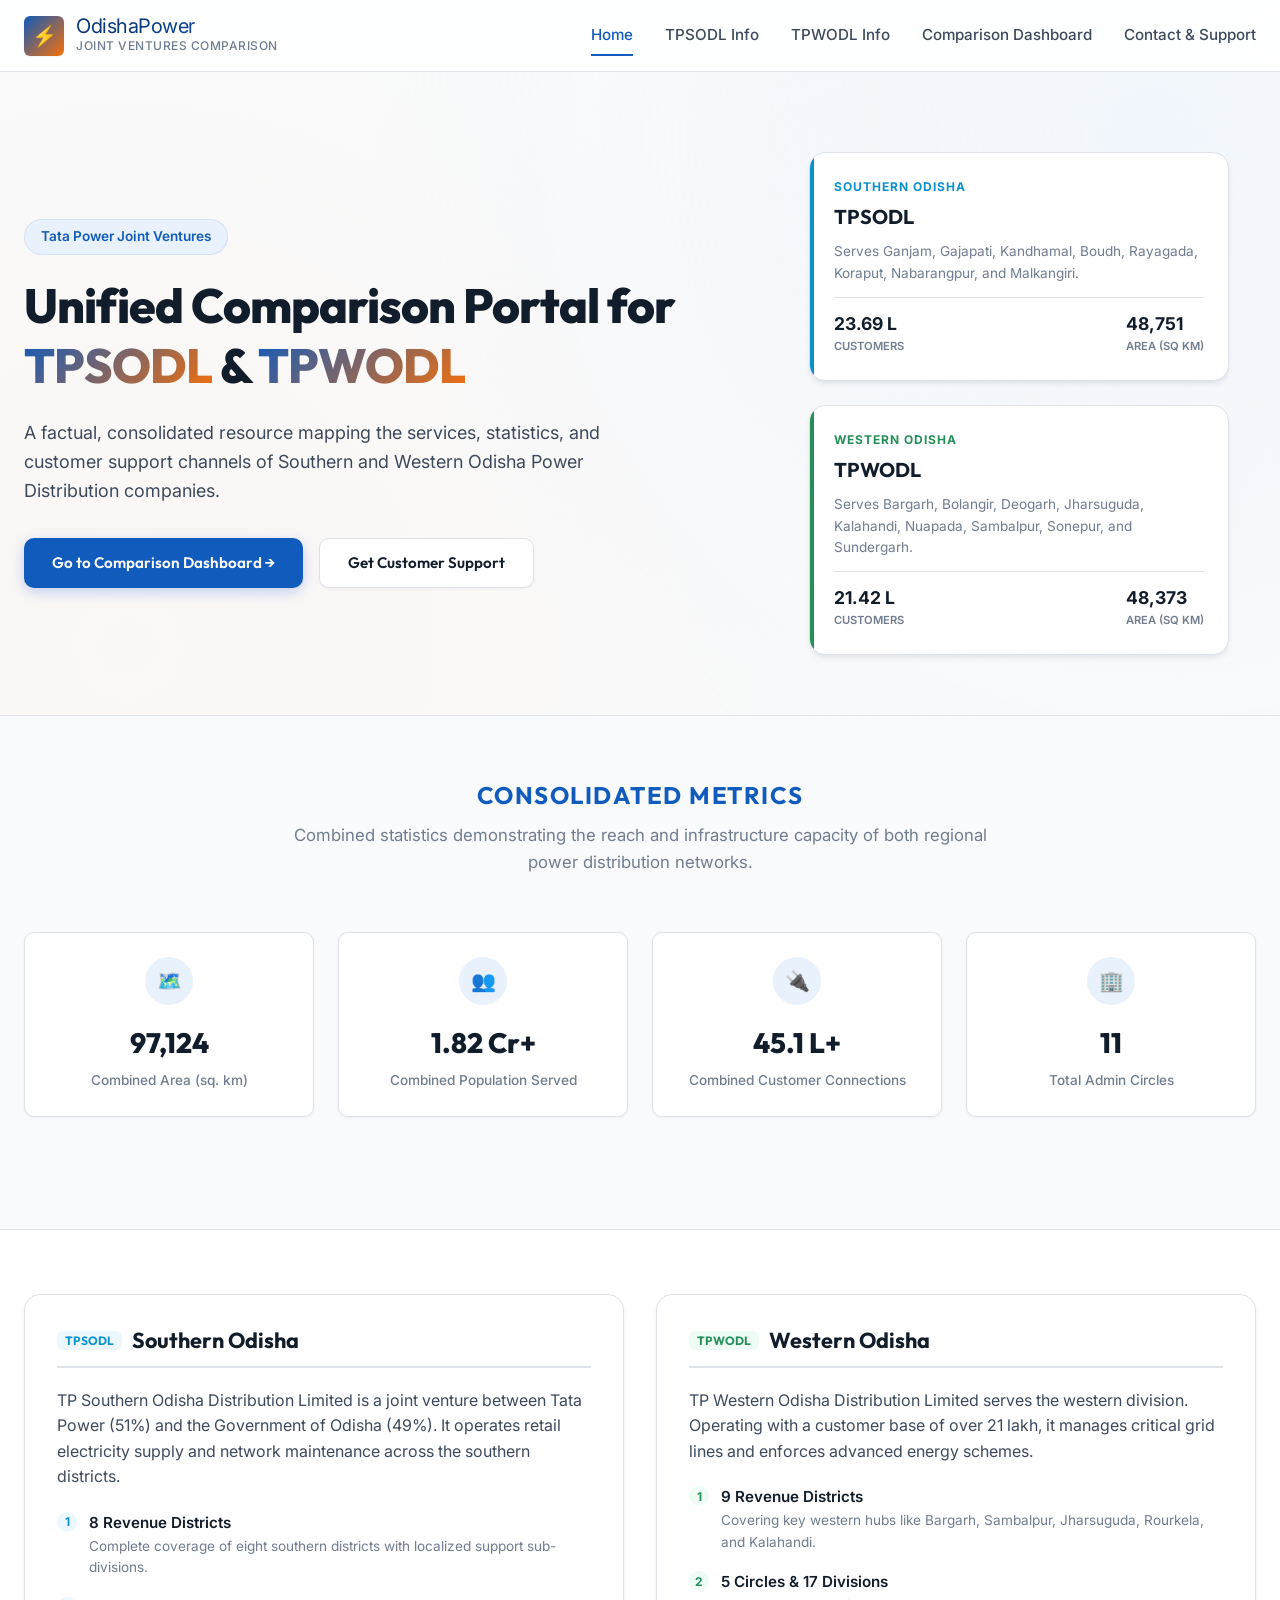
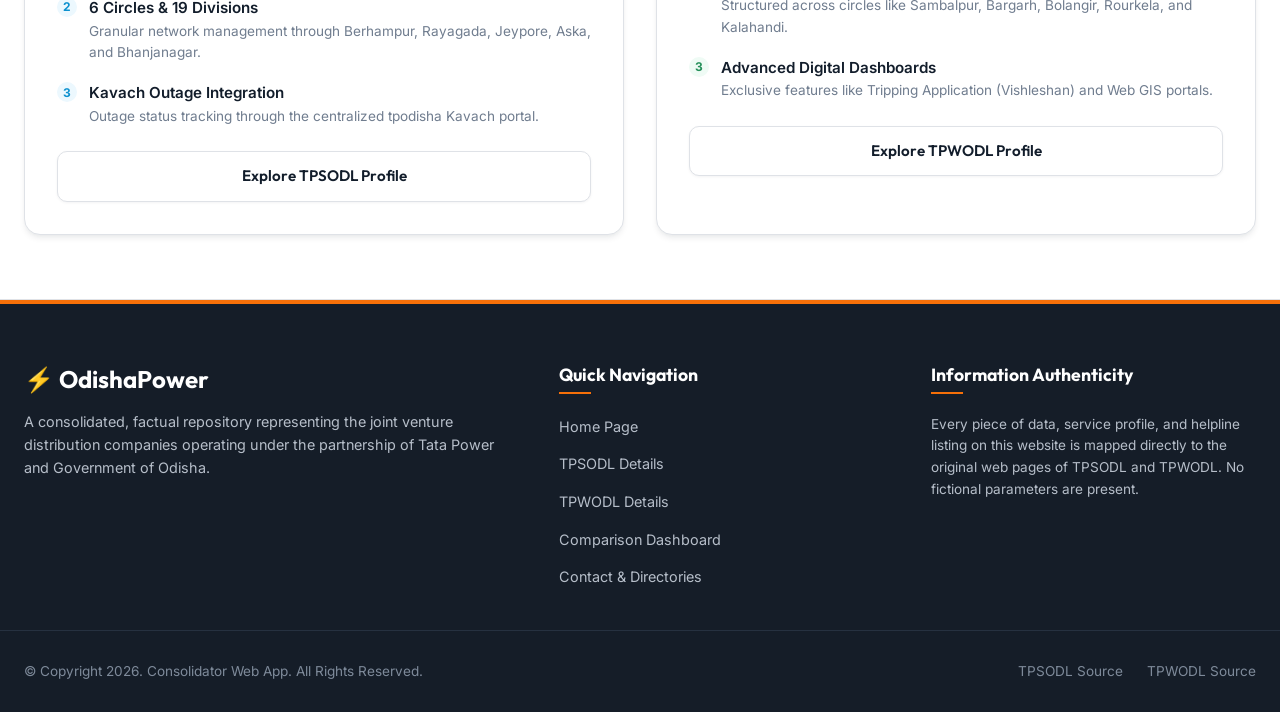
<file: index.html>
<!DOCTYPE html>
<html lang="en">
<head>
    <meta charset="UTF-8">
    <meta name="viewport" content="width=device-width, initial-scale=1.0">
    <meta name="description" content="A factual consolidation and comparison portal for TPSODL (Southern Odisha) and TPWODL (Western Odisha) Power Distribution joint ventures.">
    <title>Odisha Power Distribution JVs - Consolidation & Comparison</title>
    <link rel="stylesheet" href="css/style.css">
    <!-- Inline favicon SVG -->
    <link rel="icon" type="image/svg+xml" href="data:image/svg+xml,<svg xmlns=%22http://www.w3.org/2000/svg%22 viewBox=%220 0 100 100%22><rect width=%22100%22 height=%22100%22 rx=%2220%22 fill=%22%231a56df%22/><text y=%2270%22 x=%2215%22 font-family=%22sans-serif%22 font-size=%2260%22 fill=%22white%22 font-weight=%22bold%22>OP</text></svg>">
</head>
<body>

    <!-- Header Navigation -->
    <header class="header">
        <div class="container header-container">
            <a href="index.html" class="logo-wrapper">
                <div class="logo-icon">⚡</div>
                <div class="logo-text">
                    <span class="logo-title">OdishaPower</span>
                    <span class="logo-subtitle">Joint Ventures Comparison</span>
                </div>
            </a>
            
            <button class="nav-toggle" id="navToggle" aria-label="Toggle Navigation">
                <span class="nav-toggle-icon"></span>
            </button>
            
            <nav class="nav-menu" id="navMenu">
                <a href="index.html" class="nav-link active">Home</a>
                <a href="tpsodl.html" class="nav-link">TPSODL Info</a>
                <a href="tpwodl.html" class="nav-link">TPWODL Info</a>
                <a href="comparison.html" class="nav-link">Comparison Dashboard</a>
                <a href="contact.html" class="nav-link">Contact & Support</a>
            </nav>
        </div>
    </header>

    <!-- Hero Section -->
    <section class="hero">
        <div class="container hero-grid">
            <div class="hero-content">
                <span class="hero-tag">Tata Power Joint Ventures</span>
                <h1 class="hero-title">Unified Comparison Portal for <span>TPSODL</span> & <span>TPWODL</span></h1>
                <p class="hero-desc">
                    A factual, consolidated resource mapping the services, statistics, and customer support channels of Southern and Western Odisha Power Distribution companies.
                </p>
                <div class="hero-buttons">
                    <a href="comparison.html" class="btn btn-primary">Go to Comparison Dashboard →</a>
                    <a href="contact.html" class="btn btn-secondary">Get Customer Support</a>
                </div>
            </div>
            <div class="hero-visual">
                <div class="hero-badge-container">
                    <!-- TPSODL Quick Stat Card -->
                    <div class="company-quick-card sodl">
                        <div class="quick-card-tag">Southern Odisha</div>
                        <h3 class="quick-card-title">TPSODL</h3>
                        <p class="service-desc" style="margin-bottom: 12px;">Serves Ganjam, Gajapati, Kandhamal, Boudh, Rayagada, Koraput, Nabarangpur, and Malkangiri.</p>
                        <div class="quick-card-metrics">
                            <div class="quick-metric">
                                <span class="quick-metric-val">23.69 L</span>
                                <span class="quick-metric-lbl">Customers</span>
                            </div>
                            <div class="quick-metric">
                                <span class="quick-metric-val">48,751</span>
                                <span class="quick-metric-lbl">Area (sq km)</span>
                            </div>
                        </div>
                    </div>
                    
                    <!-- TPWODL Quick Stat Card -->
                    <div class="company-quick-card wodl">
                        <div class="quick-card-tag">Western Odisha</div>
                        <h3 class="quick-card-title">TPWODL</h3>
                        <p class="service-desc" style="margin-bottom: 12px;">Serves Bargarh, Bolangir, Deogarh, Jharsuguda, Kalahandi, Nuapada, Sambalpur, Sonepur, and Sundergarh.</p>
                        <div class="quick-card-metrics">
                            <div class="quick-metric">
                                <span class="quick-metric-val">21.42 L</span>
                                <span class="quick-metric-lbl">Customers</span>
                            </div>
                            <div class="quick-metric">
                                <span class="quick-metric-val">48,373</span>
                                <span class="quick-metric-lbl">Area (sq km)</span>
                            </div>
                        </div>
                    </div>
                </div>
            </div>
        </div>
    </section>

    <section class="section">
        <div class="container">
            <div class="section-header">
                <h1 class="section-subtitle">Consolidated Metrics</h1>
                <p class="section-desc">Combined statistics demonstrating the reach and infrastructure capacity of both regional power distribution networks.</p>
            </div>
            
            <div class="stats-grid">
                <div class="stat-card">
                    <div class="stat-icon">🗺️</div>
                    <div class="stat-val">97,124</div>
                    <div class="stat-lbl">Combined Area (sq. km)</div>
                </div>
                <div class="stat-card">
                    <div class="stat-icon">👥</div>
                    <div class="stat-val">1.82 Cr+</div>
                    <div class="stat-lbl">Combined Population Served</div>
                </div>
                <div class="stat-card">
                    <div class="stat-icon">🔌</div>
                    <div class="stat-val">45.1 L+</div>
                    <div class="stat-lbl">Combined Customer Connections</div>
                </div>
                <div class="stat-card">
                    <div class="stat-icon">🏢</div>
                    <div class="stat-val">11</div>
                    <div class="stat-lbl">Total Admin Circles</div>
                </div>
            </div>
        </div>
    </section>

    <!-- Company Profiles Preview Section -->
    <section class="section section-bg">
        <div class="container">
            <div class="services-section-grid">
                <!-- TPSODL Overview -->
                <div class="services-panel sodl-theme">
                    <h3><span class="badge-sodl">TPSODL</span> Southern Odisha</h3>
                    <p style="margin-bottom: 20px;">
                        TP Southern Odisha Distribution Limited is a joint venture between Tata Power (51%) and the Government of Odisha (49%). It operates retail electricity supply and network maintenance across the southern districts.
                    </p>
                    <div class="services-list" style="margin-bottom: 24px;">
                        <div class="service-item-row">
                            <span class="service-bullet">1</span>
                            <div>
                                <span class="service-name">8 Revenue Districts</span>
                                <p class="service-desc">Complete coverage of eight southern districts with localized support sub-divisions.</p>
                            </div>
                        </div>
                        <div class="service-item-row">
                            <span class="service-bullet">2</span>
                            <div>
                                <span class="service-name">6 Circles & 19 Divisions</span>
                                <p class="service-desc">Granular network management through Berhampur, Rayagada, Jeypore, Aska, and Bhanjanagar.</p>
                            </div>
                        </div>
                        <div class="service-item-row">
                            <span class="service-bullet">3</span>
                            <div>
                                <span class="service-name">Kavach Outage Integration</span>
                                <p class="service-desc">Outage status tracking through the centralized tpodisha Kavach portal.</p>
                            </div>
                        </div>
                    </div>
                    <a href="tpsodl.html" class="btn btn-secondary" style="width: 100%;">Explore TPSODL Profile</a>
                </div>
                
                <!-- TPWODL Overview -->
                <div class="services-panel wodl-theme">
                    <h3><span class="badge-wodl">TPWODL</span> Western Odisha</h3>
                    <p style="margin-bottom: 20px;">
                        TP Western Odisha Distribution Limited serves the western division. Operating with a customer base of over 21 lakh, it manages critical grid lines and enforces advanced energy schemes.
                    </p>
                    <div class="services-list" style="margin-bottom: 24px;">
                        <div class="service-item-row">
                            <span class="service-bullet">1</span>
                            <div>
                                <span class="service-name">9 Revenue Districts</span>
                                <p class="service-desc">Covering key western hubs like Bargarh, Sambalpur, Jharsuguda, Rourkela, and Kalahandi.</p>
                            </div>
                        </div>
                        <div class="service-item-row">
                            <span class="service-bullet">2</span>
                            <div>
                                <span class="service-name">5 Circles & 17 Divisions</span>
                                <p class="service-desc">Structured across circles like Sambalpur, Bargarh, Bolangir, Rourkela, and Kalahandi.</p>
                            </div>
                        </div>
                        <div class="service-item-row">
                            <span class="service-bullet">3</span>
                            <div>
                                <span class="service-name">Advanced Digital Dashboards</span>
                                <p class="service-desc">Exclusive features like Tripping Application (Vishleshan) and Web GIS portals.</p>
                            </div>
                        </div>
                    </div>
                    <a href="tpwodl.html" class="btn btn-secondary" style="width: 100%;">Explore TPWODL Profile</a>
                </div>
            </div>
        </div>
    </section>

    <!-- Footer -->
    <footer class="footer">
        <div class="container footer-grid">
            <div class="footer-brand">
                <h4>⚡ OdishaPower</h4>
                <p class="footer-desc">
                    A consolidated, factual repository representing the joint venture distribution companies operating under the partnership of Tata Power and Government of Odisha.
                </p>
            </div>
            <div>
                <h5 class="footer-title">Quick Navigation</h5>
                <ul class="footer-links">
                    <li><a href="index.html">Home Page</a></li>
                    <li><a href="tpsodl.html">TPSODL Details</a></li>
                    <li><a href="tpwodl.html">TPWODL Details</a></li>
                    <li><a href="comparison.html">Comparison Dashboard</a></li>
                    <li><a href="contact.html">Contact & Directories</a></li>
                </ul>
            </div>
            <div>
                <h5 class="footer-title">Information Authenticity</h5>
                <p class="footer-desc" style="font-size: 0.85rem;">
                    Every piece of data, service profile, and helpline listing on this website is mapped directly to the original web pages of TPSODL and TPWODL. No fictional parameters are present.
                </p>
            </div>
        </div>
        <div class="container footer-bottom">
            <span class="footer-copy">© Copyright 2026. Consolidator Web App. All Rights Reserved.</span>
            <div class="footer-bottom-links">
                <a href="https://www.tpsouthernodisha.com" target="_blank" rel="noopener">TPSODL Source</a>
                <a href="https://www.tpwesternodisha.com" target="_blank" rel="noopener">TPWODL Source</a>
            </div>
        </div>
    </footer>

    <script src="js/main.js"></script>
</body>
</html>
</file>
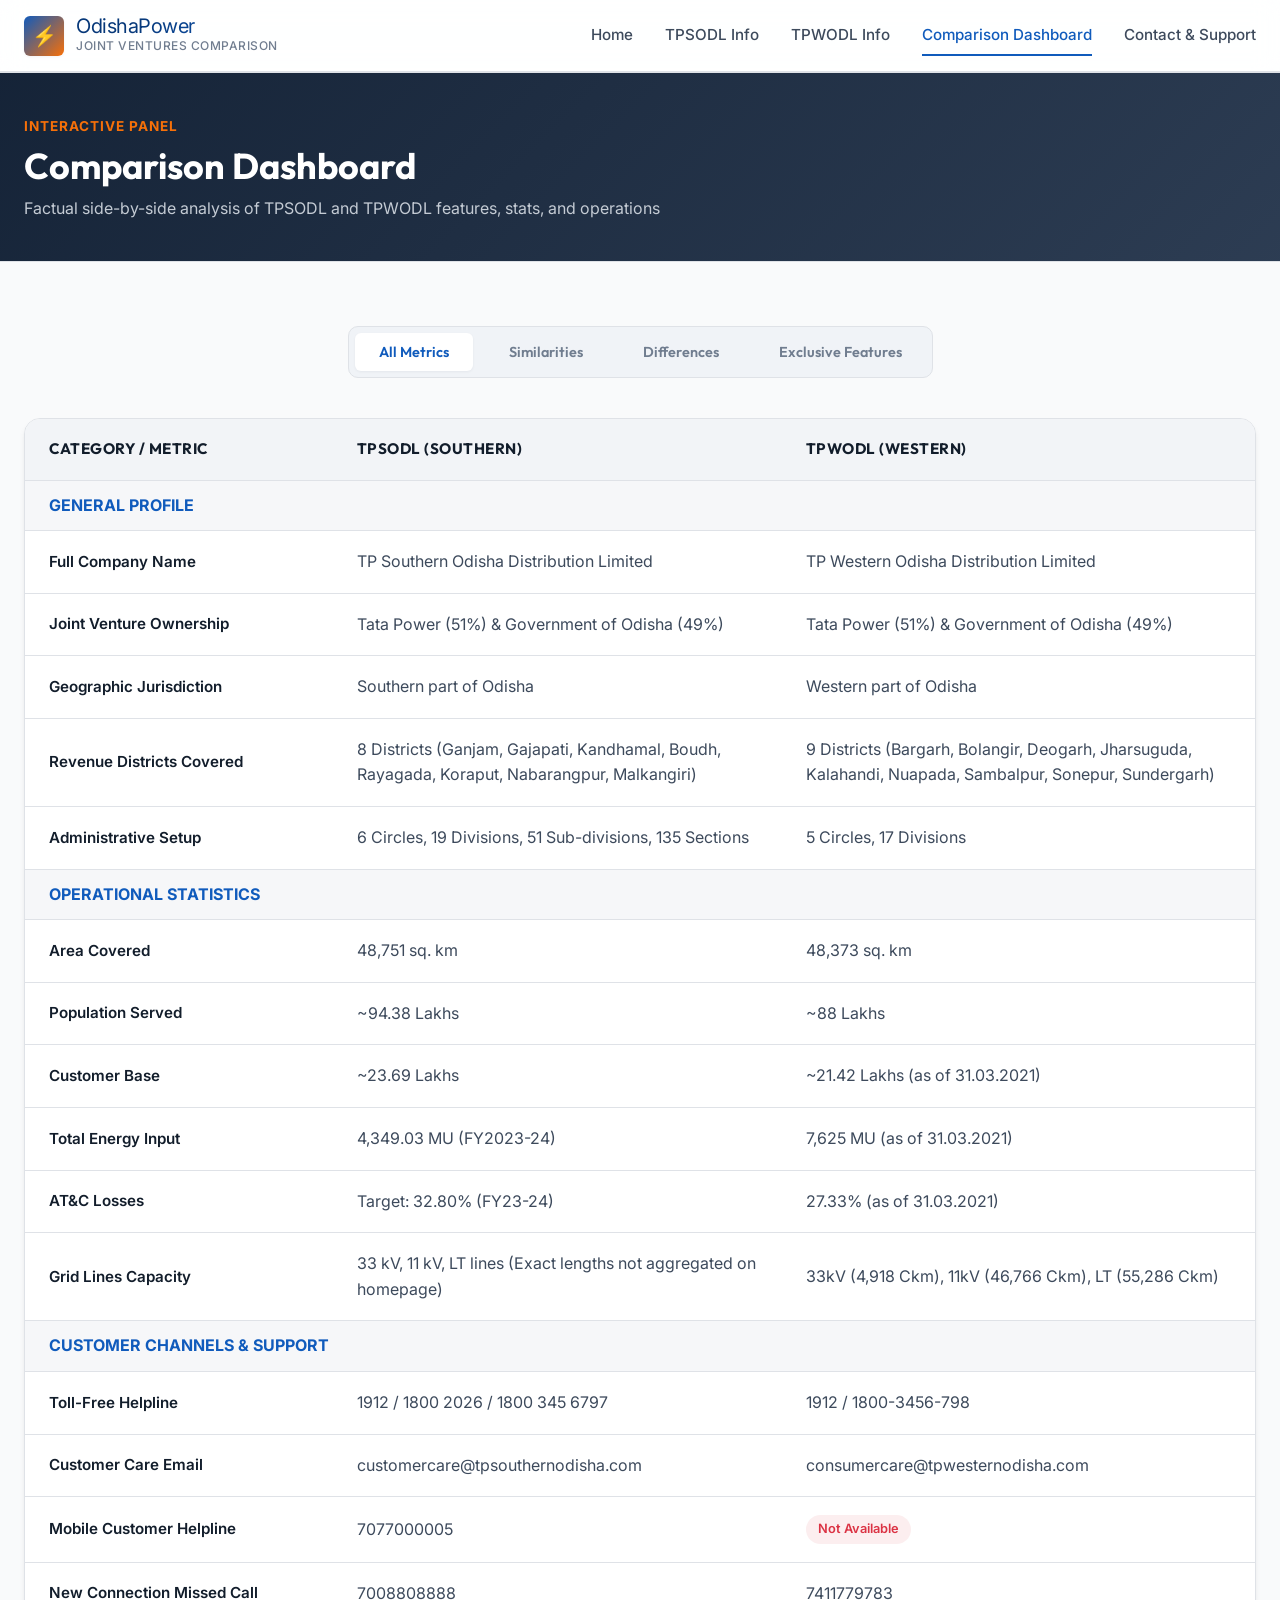
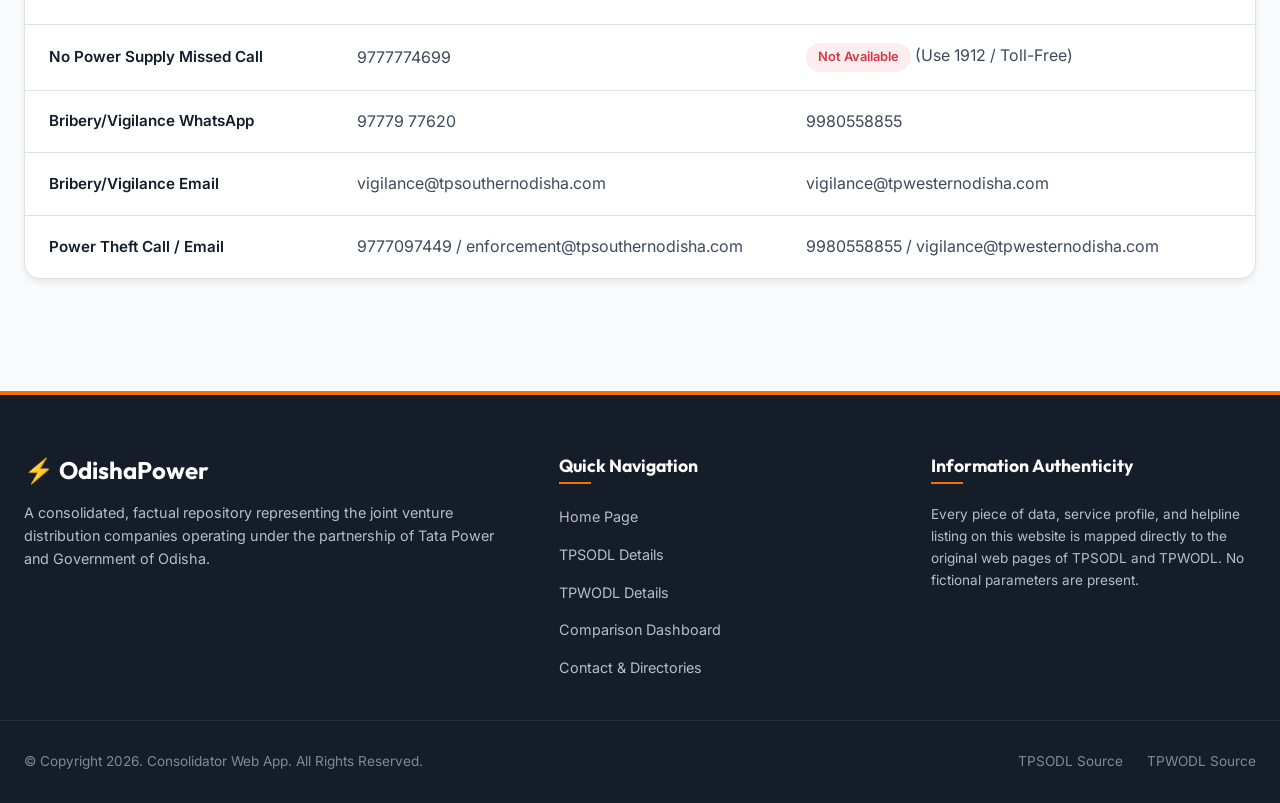
<file: comparison.html>
<!DOCTYPE html>
<html lang="en">
<head>
    <meta charset="UTF-8">
    <meta name="viewport" content="width=device-width, initial-scale=1.0">
    <meta name="description" content="Side-by-side comparison dashboard of TPSODL and TPWODL services, infrastructure metrics, and exclusive features.">
    <title>Comparison Dashboard - Odisha Power JVs</title>
    <link rel="stylesheet" href="css/style.css">
    <link rel="icon" type="image/svg+xml" href="data:image/svg+xml,<svg xmlns=%22http://www.w3.org/2000/svg%22 viewBox=%220 0 100 100%22><rect width=%22100%22 height=%22100%22 rx=%2220%22 fill=%22%231a56df%22/><text y=%2270%22 x=%2215%22 font-family=%22sans-serif%22 font-size=%2260%22 fill=%22white%22 font-weight=%22bold%22>OP</text></svg>">
</head>
<body>

    <!-- Header Navigation -->
    <header class="header">
        <div class="container header-container">
            <a href="index.html" class="logo-wrapper">
                <div class="logo-icon">⚡</div>
                <div class="logo-text">
                    <span class="logo-title">OdishaPower</span>
                    <span class="logo-subtitle">Joint Ventures Comparison</span>
                </div>
            </a>
            
            <button class="nav-toggle" id="navToggle" aria-label="Toggle Navigation">
                <span class="nav-toggle-icon"></span>
            </button>
            
            <nav class="nav-menu" id="navMenu">
                <a href="index.html" class="nav-link">Home</a>
                <a href="tpsodl.html" class="nav-link">TPSODL Info</a>
                <a href="tpwodl.html" class="nav-link">TPWODL Info</a>
                <a href="comparison.html" class="nav-link active">Comparison Dashboard</a>
                <a href="contact.html" class="nav-link">Contact & Support</a>
            </nav>
        </div>
    </header>

    <!-- Page Title Header -->
    <section class="section section-bg" style="padding: 40px 0; background: linear-gradient(135deg, hsl(215, 45%, 15%) 0%, hsl(215, 30%, 25%) 100%); color: white;">
        <div class="container">
            <div>
                <span style="color: var(--secondary); font-weight: 700; text-transform: uppercase; font-size: 0.85rem; letter-spacing: 1px;">Interactive Panel</span>
                <h1 style="color: white; font-size: 2.25rem; margin-top: 4px;">Comparison Dashboard</h1>
                <p style="color: hsl(215, 15%, 80%); margin-top: 8px;">Factual side-by-side analysis of TPSODL and TPWODL features, stats, and operations</p>
            </div>
        </div>
    </section>

    <!-- Dashboard Content Section -->
    <section class="section">
        <div class="container">
            
            <!-- Interactive Tabs Navigation -->
            <div class="tabs-nav">
                <button class="tab-btn active" data-tab="tabAll">All Metrics</button>
                <button class="tab-btn" data-tab="tabSimilar">Similarities</button>
                <button class="tab-btn" data-tab="tabDiff">Differences</button>
                <button class="tab-btn" data-tab="tabExclusive">Exclusive Features</button>
            </div>

            <!-- Tab 1: All Metrics Table -->
            <div class="tab-panel active" id="tabAll">
                <div class="table-wrapper">
                    <table class="comp-table">
                        <thead>
                            <tr>
                                <th>Category / Metric</th>
                                <th>TPSODL (Southern)</th>
                                <th>TPWODL (Western)</th>
                            </tr>
                        </thead>
                        <tbody>
                            <!-- General Profile -->
                            <tr style="background-color: hsl(215, 20%, 97%); font-weight: 700;">
                                <td colspan="3" style="padding: 12px 24px; color: var(--primary);">GENERAL PROFILE</td>
                            </tr>
                            <tr>
                                <td class="metric-name">Full Company Name</td>
                                <td>TP Southern Odisha Distribution Limited</td>
                                <td>TP Western Odisha Distribution Limited</td>
                            </tr>
                            <tr>
                                <td class="metric-name">Joint Venture Ownership</td>
                                <td>Tata Power (51%) & Government of Odisha (49%)</td>
                                <td>Tata Power (51%) & Government of Odisha (49%)</td>
                            </tr>
                            <tr>
                                <td class="metric-name">Geographic Jurisdiction</td>
                                <td>Southern part of Odisha</td>
                                <td>Western part of Odisha</td>
                            </tr>
                            <tr>
                                <td class="metric-name">Revenue Districts Covered</td>
                                <td>8 Districts (Ganjam, Gajapati, Kandhamal, Boudh, Rayagada, Koraput, Nabarangpur, Malkangiri)</td>
                                <td>9 Districts (Bargarh, Bolangir, Deogarh, Jharsuguda, Kalahandi, Nuapada, Sambalpur, Sonepur, Sundergarh)</td>
                            </tr>
                            <tr>
                                <td class="metric-name">Administrative Setup</td>
                                <td>
                                    6 Circles, 19 Divisions, 51 Sub-divisions, 135 Sections
                                </td>
                                <td>
                                    5 Circles, 17 Divisions
                                </td>
                            </tr>
                            
                            <!-- Operations & Stats -->
                            <tr style="background-color: hsl(215, 20%, 97%); font-weight: 700;">
                                <td colspan="3" style="padding: 12px 24px; color: var(--primary);">OPERATIONAL STATISTICS</td>
                            </tr>
                            <tr>
                                <td class="metric-name">Area Covered</td>
                                <td>48,751 sq. km</td>
                                <td>48,373 sq. km</td>
                            </tr>
                            <tr>
                                <td class="metric-name">Population Served</td>
                                <td>~94.38 Lakhs</td>
                                <td>~88 Lakhs</td>
                            </tr>
                            <tr>
                                <td class="metric-name">Customer Base</td>
                                <td>~23.69 Lakhs</td>
                                <td>~21.42 Lakhs (as of 31.03.2021)</td>
                            </tr>
                            <tr>
                                <td class="metric-name">Total Energy Input</td>
                                <td>4,349.03 MU (FY2023-24)</td>
                                <td>7,625 MU (as of 31.03.2021)</td>
                            </tr>
                            <tr>
                                <td class="metric-name">AT&C Losses</td>
                                <td>Target: 32.80% (FY23-24)</td>
                                <td>27.33% (as of 31.03.2021)</td>
                            </tr>
                            <tr>
                                <td class="metric-name">Grid Lines Capacity</td>
                                <td>33 kV, 11 kV, LT lines (Exact lengths not aggregated on homepage)</td>
                                <td>33kV (4,918 Ckm), 11kV (46,766 Ckm), LT (55,286 Ckm)</td>
                            </tr>

                            <!-- Customer Support & Channels -->
                            <tr style="background-color: hsl(215, 20%, 97%); font-weight: 700;">
                                <td colspan="3" style="padding: 12px 24px; color: var(--primary);">CUSTOMER CHANNELS & SUPPORT</td>
                            </tr>
                            <tr>
                                <td class="metric-name">Toll-Free Helpline</td>
                                <td>1912 / 1800 2026 / 1800 345 6797</td>
                                <td>1912 / 1800-3456-798</td>
                            </tr>
                            <tr>
                                <td class="metric-name">Customer Care Email</td>
                                <td>customercare@tpsouthernodisha.com</td>
                                <td>consumercare@tpwesternodisha.com</td>
                            </tr>
                            <tr>
                                <td class="metric-name">Mobile Customer Helpline</td>
                                <td>7077000005</td>
                                <td><span class="status-badge unavailable">Not Available</span></td>
                            </tr>
                            <tr>
                                <td class="metric-name">New Connection Missed Call</td>
                                <td>7008808888</td>
                                <td>7411779783</td>
                            </tr>
                            <tr>
                                <td class="metric-name">No Power Supply Missed Call</td>
                                <td>9777774699</td>
                                <td><span class="status-badge unavailable">Not Available</span> (Use 1912 / Toll-Free)</td>
                            </tr>
                            <tr>
                                <td class="metric-name">Bribery/Vigilance WhatsApp</td>
                                <td>97779 77620</td>
                                <td>9980558855</td>
                            </tr>
                            <tr>
                                <td class="metric-name">Bribery/Vigilance Email</td>
                                <td>vigilance@tpsouthernodisha.com</td>
                                <td>vigilance@tpwesternodisha.com</td>
                            </tr>
                            <tr>
                                <td class="metric-name">Power Theft Call / Email</td>
                                <td>9777097449 / enforcement@tpsouthernodisha.com</td>
                                <td>9980558855 / vigilance@tpwesternodisha.com</td>
                            </tr>
                        </tbody>
                    </table>
                </div>
            </div>

            <!-- Tab 2: Similarities -->
            <div class="tab-panel" id="tabSimilar">
                <div class="table-wrapper">
                    <table class="comp-table">
                        <thead>
                            <tr>
                                <th>Similar Aspect</th>
                                <th>TPSODL Details</th>
                                <th>TPWODL Details</th>
                            </tr>
                        </thead>
                        <tbody>
                            <tr>
                                <td class="metric-name">JV Corporate Structure</td>
                                <td>Joint venture of Tata Power (51%) and Govt of Odisha (49%)</td>
                                <td>Joint venture of Tata Power (51%) and Govt of Odisha (49%)</td>
                            </tr>
                            <tr>
                                <td class="metric-name">Primary Helpline</td>
                                <td>Toll-free 3-digit helpline <strong>1912</strong> is active 24/7</td>
                                <td>Toll-free 3-digit helpline <strong>1912</strong> is active 24/7</td>
                            </tr>
                            <tr>
                                <td class="metric-name">Outage Platform</td>
                                <td>Uses integrated "Kavach" system to report outage plans</td>
                                <td>Uses integrated "Kavach" system to report outage plans</td>
                            </tr>
                            <tr>
                                <td class="metric-name">Solar Rooftop Integration</td>
                                <td>Offers domestic net metering and solar rooftop application links</td>
                                <td>Offers domestic net metering and solar rooftop application links</td>
                            </tr>
                            <tr>
                                <td class="metric-name">Anti-Bribery Reporting</td>
                                <td>Active WhatsApp line and email to register vigilance/bribery complaints</td>
                                <td>Active WhatsApp line and email to register vigilance/bribery complaints</td>
                            </tr>
                            <tr>
                                <td class="metric-name">Business Associate Systems</td>
                                <td>Vendor tenders, BA Pass modules, and Bill Inward Reception Desks</td>
                                <td>Vendor tenders, BA Pass modules, and Bill Inward Reception Desks</td>
                            </tr>
                        </tbody>
                    </table>
                </div>
            </div>

            <!-- Tab 3: Differences -->
            <div class="tab-panel" id="tabDiff">
                <div class="table-wrapper">
                    <table class="comp-table">
                        <thead>
                            <tr>
                                <th>Differentiating Metric</th>
                                <th>TPSODL Details</th>
                                <th>TPWODL Details</th>
                            </tr>
                        </thead>
                        <tbody>
                            <tr>
                                <td class="metric-name">Territorial Area Size</td>
                                <td>Covers <strong>48,751 sq. km</strong> of land</td>
                                <td>Covers <strong>48,373 sq. km</strong> of land</td>
                            </tr>
                            <tr>
                                <td class="metric-name">Revenue Districts</td>
                                <td>Administers <strong>8 districts</strong> (primarily southern Ganjam, Koraput etc.)</td>
                                <td>Administers <strong>9 districts</strong> (primarily western Sambalpur, Rourkela etc.)</td>
                            </tr>
                            <tr>
                                <td class="metric-name">Customer Base size</td>
                                <td>Serves approximately <strong>23.69 lakh</strong> customers</td>
                                <td>Serves approximately <strong>21.42 lakh</strong> customers (as of 31.03.2021)</td>
                            </tr>
                            <tr>
                                <td class="metric-name">Population Served</td>
                                <td>Serves <strong>~94.38 lakhs</strong> citizens</td>
                                <td>Serves <strong>~88 lakhs</strong> citizens</td>
                            </tr>
                            <tr>
                                <td class="metric-name">Circles & Divisions</td>
                                <td>Divided into <strong>6 Circles</strong> and <strong>19 Divisions</strong></td>
                                <td>Divided into <strong>5 Circles</strong> and <strong>17 Divisions</strong></td>
                            </tr>
                            <tr>
                                <td class="metric-name">Technical Loss Metric</td>
                                <td>Target AT&C Loss of <strong>32.80%</strong> for FY2023-24</td>
                                <td>AT&C Loss of <strong>27.33%</strong> as on 31.03.2021</td>
                            </tr>
                            <tr>
                                <td class="metric-name">Energy Input Volume</td>
                                <td>4,349.03 MU energy input for FY2023-24</td>
                                <td>7,625 MU energy input as of 31.03.2021</td>
                            </tr>
                        </tbody>
                    </table>
                </div>
            </div>

            <!-- Tab 4: Exclusive Features -->
            <div class="tab-panel" id="tabExclusive">
                <div class="features-grid">
                    <!-- TPSODL Exclusives -->
                    <div class="feature-list-card sodl-ex">
                        <div class="features-column-header">
                            <span class="badge-sodl">TPSODL Exclusive Features</span>
                        </div>
                        
                        <div class="exclusive-item">
                            <div class="exclusive-icon">📱</div>
                            <div>
                                <h4 class="exclusive-title">Mobile Customer Care Support</h4>
                                <p class="exclusive-desc">Provides a direct mobile hotline (<strong>7077000005</strong>) for calling customer service officers.</p>
                            </div>
                        </div>
                        
                        <div class="exclusive-item">
                            <div class="exclusive-icon">⚡</div>
                            <div>
                                <h4 class="exclusive-title">No Power Missed Call Helpline</h4>
                                <p class="exclusive-desc">Allows consumers to report localized power outages by leaving a missed call at <strong>9777774699</strong>.</p>
                            </div>
                        </div>
                        
                        <div class="exclusive-item">
                            <div class="exclusive-icon">🚜</div>
                            <div>
                                <h4 class="exclusive-title">PM KUSUM-C Implementation Scheme</h4>
                                <p class="exclusive-desc">Specific farmer portal resources for agricultural pump solarization subsidies up to 7.5 HP (30% MNRE, 30% State, 40% farmer layout).</p>
                            </div>
                        </div>
                    </div>

                    <!-- TPWODL Exclusives -->
                    <div class="feature-list-card wodl-ex">
                        <div class="features-column-header">
                            <span class="badge-wodl">TPWODL Exclusive Features</span>
                        </div>
                        
                        <div class="exclusive-item">
                            <div class="exclusive-icon">📊</div>
                            <div>
                                <h4 class="exclusive-title">Tripping Application (Vishleshan)</h4>
                                <p class="exclusive-desc">Dedicated analytics application (vishleshan.tpwesternodisha.com) to analyze line tripping outages.</p>
                            </div>
                        </div>
                        
                        <div class="exclusive-item">
                            <div class="exclusive-icon">🗺️</div>
                            <div>
                                <h4 class="exclusive-title">Web GIS System</h4>
                                <p class="exclusive-desc">Active Web Geographic Information System (gis-tpwodl.tpwesternodisha.com) mapping regional electrical assets online.</p>
                            </div>
                        </div>
                        
                        <div class="exclusive-item">
                            <div class="exclusive-icon">📝</div>
                            <div>
                                <h4 class="exclusive-title">Unclaimed Security Deposit Form</h4>
                                <p class="exclusive-desc">Online application form module for security deposit retrieval for permanently disconnected (PD) consumers.</p>
                            </div>
                        </div>
                        
                        <div class="exclusive-item">
                            <div class="exclusive-icon">📜</div>
                            <div>
                                <h4 class="exclusive-title">Consumer Charter (Multilingual)</h4>
                                <p class="exclusive-desc">Formal consumer charter files translated and hosted in English, Hindi, and Odia languages.</p>
                            </div>
                        </div>
                        
                        <div class="exclusive-item">
                            <div class="exclusive-icon">💳</div>
                            <div>
                                <h4 class="exclusive-title">Prepaid Smart Meter Recharge Link</h4>
                                <p class="exclusive-desc">Integrated payment gateway recharge panel for prepaid smart meters.</p>
                            </div>
                        </div>
                    </div>
                </div>
            </div>

        </div>
    </section>

    <!-- Footer -->
    <footer class="footer">
        <div class="container footer-grid">
            <div class="footer-brand">
                <h4>⚡ OdishaPower</h4>
                <p class="footer-desc">
                    A consolidated, factual repository representing the joint venture distribution companies operating under the partnership of Tata Power and Government of Odisha.
                </p>
            </div>
            <div>
                <h5 class="footer-title">Quick Navigation</h5>
                <ul class="footer-links">
                    <li><a href="index.html">Home Page</a></li>
                    <li><a href="tpsodl.html">TPSODL Details</a></li>
                    <li><a href="tpwodl.html">TPWODL Details</a></li>
                    <li><a href="comparison.html">Comparison Dashboard</a></li>
                    <li><a href="contact.html">Contact & Directories</a></li>
                </ul>
            </div>
            <div>
                <h5 class="footer-title">Information Authenticity</h5>
                <p class="footer-desc" style="font-size: 0.85rem;">
                    Every piece of data, service profile, and helpline listing on this website is mapped directly to the original web pages of TPSODL and TPWODL. No fictional parameters are present.
                </p>
            </div>
        </div>
        <div class="container footer-bottom">
            <span class="footer-copy">© Copyright 2026. Consolidator Web App. All Rights Reserved.</span>
            <div class="footer-bottom-links">
                <a href="https://www.tpsouthernodisha.com" target="_blank" rel="noopener">TPSODL Source</a>
                <a href="https://www.tpwesternodisha.com" target="_blank" rel="noopener">TPWODL Source</a>
            </div>
        </div>
    </footer>

    <script src="js/main.js"></script>
</body>
</html>
</file>
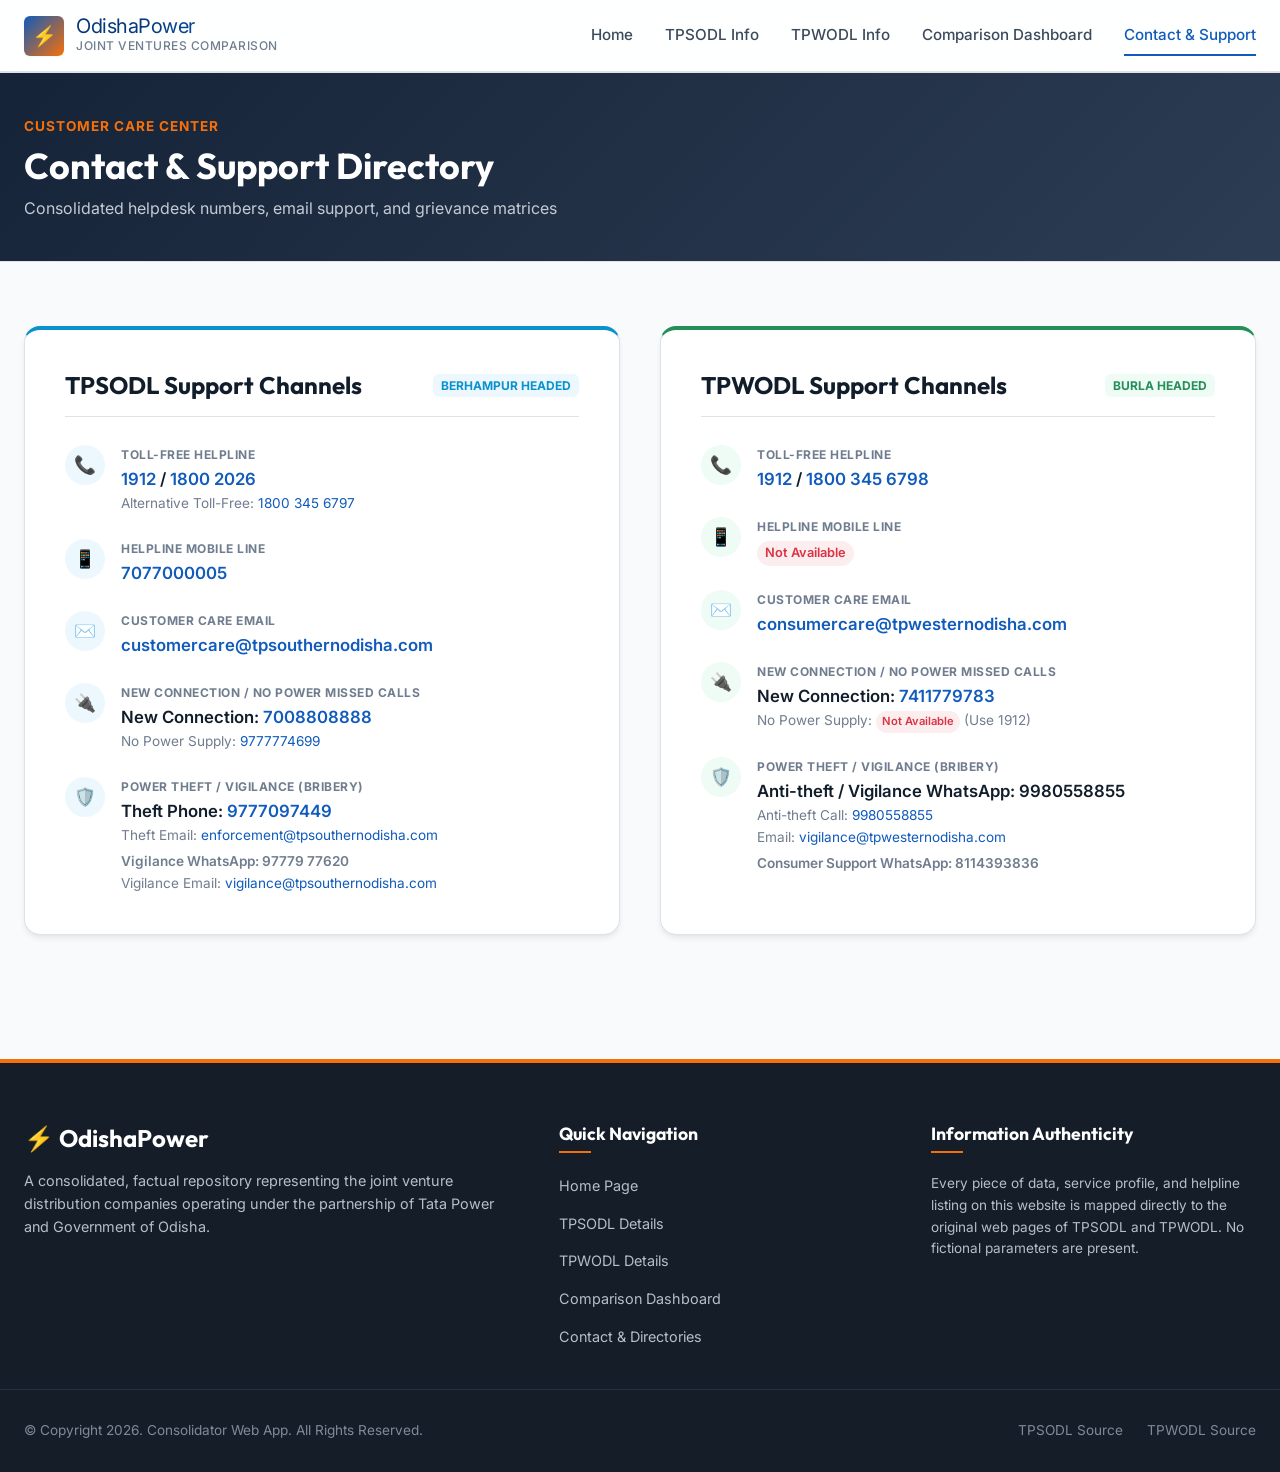
<file: contact.html>
<!DOCTYPE html>
<html lang="en">

<head>
    <meta charset="UTF-8">
    <meta name="viewport" content="width=device-width, initial-scale=1.0">
    <meta name="description"
        content="Consolidated support directory, helplines, WhatsApp channels, and Grievance Escalation Matrices for TPSODL and TPWODL.">
    <title>Contact & Grievance Directories - Odisha Power JVs</title>
    <link rel="stylesheet" href="css/style.css">
    <link rel="icon" type="image/svg+xml"
        href="data:image/svg+xml,<svg xmlns=%22http://www.w3.org/2000/svg%22 viewBox=%220 0 100 100%22><rect width=%22100%22 height=%22100%22 rx=%2220%22 fill=%22%231a56df%22/><text y=%2270%22 x=%2215%22 font-family=%22sans-serif%22 font-size=%2260%22 fill=%22white%22 font-weight=%22bold%22>OP</text></svg>">
</head>

<body>

    <!-- Header Navigation -->
    <header class="header">
        <div class="container header-container">
            <a href="index.html" class="logo-wrapper">
                <div class="logo-icon">⚡</div>
                <div class="logo-text">
                    <span class="logo-title">OdishaPower</span>
                    <span class="logo-subtitle">Joint Ventures Comparison</span>
                </div>
            </a>

            <button class="nav-toggle" id="navToggle" aria-label="Toggle Navigation">
                <span class="nav-toggle-icon"></span>
            </button>

            <nav class="nav-menu" id="navMenu">
                <a href="index.html" class="nav-link">Home</a>
                <a href="tpsodl.html" class="nav-link">TPSODL Info</a>
                <a href="tpwodl.html" class="nav-link">TPWODL Info</a>
                <a href="comparison.html" class="nav-link">Comparison Dashboard</a>
                <a href="contact.html" class="nav-link active">Contact & Support</a>
            </nav>
        </div>
    </header>

    <!-- Page Title Header -->
    <section class="section section-bg"
        style="padding: 40px 0; background: linear-gradient(135deg, hsl(215, 45%, 15%) 0%, hsl(215, 30%, 25%) 100%); color: white;">
        <div class="container">
            <div>
                <span
                    style="color: var(--secondary); font-weight: 700; text-transform: uppercase; font-size: 0.85rem; letter-spacing: 1px;">Customer
                    Care Center</span>
                <h1 style="color: white; font-size: 2.25rem; margin-top: 4px;">Contact & Support Directory</h1>
                <p style="color: hsl(215, 15%, 80%); margin-top: 8px;">Consolidated helpdesk numbers, email support, and
                    grievance matrices</p>
            </div>
        </div>
    </section>

    <!-- Contact Cards Grid -->
    <section class="section">
        <div class="container">
            <div class="contact-section-grid">

                <!-- TPSODL Contact Card -->
                <div class="contact-card sodl-theme" style="border-top: 4px solid var(--tpsodl);">
                    <div class="contact-brand-header">
                        <h3 class="contact-brand-title">TPSODL Support Channels</h3>
                        <span class="badge-sodl">Berhampur Headed</span>
                    </div>

                    <div class="contact-list">
                        <!-- Item 1 -->
                        <div class="contact-item">
                            <div class="contact-item-icon">📞</div>
                            <div class="contact-item-detail">
                                <span class="contact-item-lbl">Toll-Free Helpline</span>
                                <span class="contact-item-val"><a href="tel:1912">1912</a> / <a href="tel:18002026">1800
                                        2026</a></span>
                                <span class="contact-item-subval">Alternative Toll-Free: <a href="tel:18003456797">1800
                                        345 6797</a></span>
                            </div>
                        </div>
                        <!-- Item 2 -->
                        <div class="contact-item">
                            <div class="contact-item-icon">📱</div>
                            <div class="contact-item-detail">
                                <span class="contact-item-lbl">Helpline Mobile Line</span>
                                <span class="contact-item-val"><a href="tel:7077000005">7077000005</a></span>
                            </div>
                        </div>
                        <!-- Item 3 -->
                        <div class="contact-item">
                            <div class="contact-item-icon">✉️</div>
                            <div class="contact-item-detail">
                                <span class="contact-item-lbl">Customer Care Email</span>
                                <span class="contact-item-val"><a
                                        href="mailto:customercare@tpsouthernodisha.com">customercare@tpsouthernodisha.com</a></span>
                            </div>
                        </div>
                        <!-- Item 4 -->
                        <div class="contact-item">
                            <div class="contact-item-icon">🔌</div>
                            <div class="contact-item-detail">
                                <span class="contact-item-lbl">New Connection / No Power Missed Calls</span>
                                <span class="contact-item-val">New Connection: <a
                                        href="tel:7008808888">7008808888</a></span>
                                <span class="contact-item-subval">No Power Supply: <a
                                        href="tel:9777774699">9777774699</a></span>
                            </div>
                        </div>
                        <!-- Item 5 -->
                        <div class="contact-item">
                            <div class="contact-item-icon">🛡️</div>
                            <div class="contact-item-detail">
                                <span class="contact-item-lbl">Power Theft / Vigilance (Bribery)</span>
                                <span class="contact-item-val">Theft Phone: <a
                                        href="tel:9777097449">9777097449</a></span>
                                <span class="contact-item-subval">Theft Email: <a
                                        href="mailto:enforcement@tpsouthernodisha.com">enforcement@tpsouthernodisha.com</a></span>
                                <span class="contact-item-subval" style="margin-top: 4px; font-weight: 600;">Vigilance
                                    WhatsApp: 97779 77620</span>
                                <span class="contact-item-subval">Vigilance Email: <a
                                        href="mailto:vigilance@tpsouthernodisha.com">vigilance@tpsouthernodisha.com</a></span>
                            </div>
                        </div>
                    </div>
                </div>

                <!-- TPWODL Contact Card -->
                <div class="contact-card wodl-theme" style="border-top: 4px solid var(--tpwodl);">
                    <div class="contact-brand-header">
                        <h3 class="contact-brand-title">TPWODL Support Channels</h3>
                        <span class="badge-wodl">Burla Headed</span>
                    </div>

                    <div class="contact-list">
                        <!-- Item 1 -->
                        <div class="contact-item">
                            <div class="contact-item-icon">📞</div>
                            <div class="contact-item-detail">
                                <span class="contact-item-lbl">Toll-Free Helpline</span>
                                <span class="contact-item-val"><a href="tel:1912">1912</a> / <a
                                        href="tel:18003456798">1800 345 6798</a></span>
                            </div>
                        </div>
                        <!-- Item 2 -->
                        <div class="contact-item">
                            <div class="contact-item-icon">📱</div>
                            <div class="contact-item-detail">
                                <span class="contact-item-lbl">Helpline Mobile Line</span>
                                <span class="contact-item-val"><span class="status-badge unavailable"
                                        style="padding: 2px 8px;">Not Available</span></span>
                            </div>
                        </div>
                        <!-- Item 3 -->
                        <div class="contact-item">
                            <div class="contact-item-icon">✉️</div>
                            <div class="contact-item-detail">
                                <span class="contact-item-lbl">Customer Care Email</span>
                                <span class="contact-item-val"><a
                                        href="mailto:consumercare@tpwesternodisha.com">consumercare@tpwesternodisha.com</a></span>
                            </div>
                        </div>
                        <!-- Item 4 -->
                        <div class="contact-item">
                            <div class="contact-item-icon">🔌</div>
                            <div class="contact-item-detail">
                                <span class="contact-item-lbl">New Connection / No Power Missed Calls</span>
                                <span class="contact-item-val">New Connection: <a
                                        href="tel:7411779783">7411779783</a></span>
                                <span class="contact-item-subval">No Power Supply: <span
                                        class="status-badge unavailable"
                                        style="padding: 2px 6px; font-size: 0.7rem;">Not Available</span> (Use
                                    1912)</span>
                            </div>
                        </div>
                        <!-- Item 5 -->
                        <div class="contact-item">
                            <div class="contact-item-icon">🛡️</div>
                            <div class="contact-item-detail">
                                <span class="contact-item-lbl">Power Theft / Vigilance (Bribery)</span>
                                <span class="contact-item-val">Anti-theft / Vigilance WhatsApp: 9980558855</span>
                                <span class="contact-item-subval">Anti-theft Call: <a
                                        href="tel:9980558855">9980558855</a></span>
                                <span class="contact-item-subval">Email: <a
                                        href="mailto:vigilance@tpwesternodisha.com">vigilance@tpwesternodisha.com</a></span>
                                <span class="contact-item-subval" style="margin-top: 4px; font-weight: 600;">Consumer
                                    Support WhatsApp: 8114393836</span>
                            </div>
                        </div>
                    </div>
                </div>

            </div>
        </div>
    </section>

    <!-- Footer -->
    <footer class="footer">
        <div class="container footer-grid">
            <div class="footer-brand">
                <h4>⚡ OdishaPower</h4>
                <p class="footer-desc">
                    A consolidated, factual repository representing the joint venture distribution companies operating
                    under the partnership of Tata Power and Government of Odisha.
                </p>
            </div>
            <div>
                <h5 class="footer-title">Quick Navigation</h5>
                <ul class="footer-links">
                    <li><a href="index.html">Home Page</a></li>
                    <li><a href="tpsodl.html">TPSODL Details</a></li>
                    <li><a href="tpwodl.html">TPWODL Details</a></li>
                    <li><a href="comparison.html">Comparison Dashboard</a></li>
                    <li><a href="contact.html">Contact & Directories</a></li>
                </ul>
            </div>
            <div>
                <h5 class="footer-title">Information Authenticity</h5>
                <p class="footer-desc" style="font-size: 0.85rem;">
                    Every piece of data, service profile, and helpline listing on this website is mapped directly to the
                    original web pages of TPSODL and TPWODL. No fictional parameters are present.
                </p>
            </div>
        </div>
        <div class="container footer-bottom">
            <span class="footer-copy">© Copyright 2026. Consolidator Web App. All Rights Reserved.</span>
            <div class="footer-bottom-links">
                <a href="https://www.tpsouthernodisha.com" target="_blank" rel="noopener">TPSODL Source</a>
                <a href="https://www.tpwesternodisha.com" target="_blank" rel="noopener">TPWODL Source</a>
            </div>
        </div>
    </footer>

    <script src="js/main.js"></script>
</body>

</html>
</file>
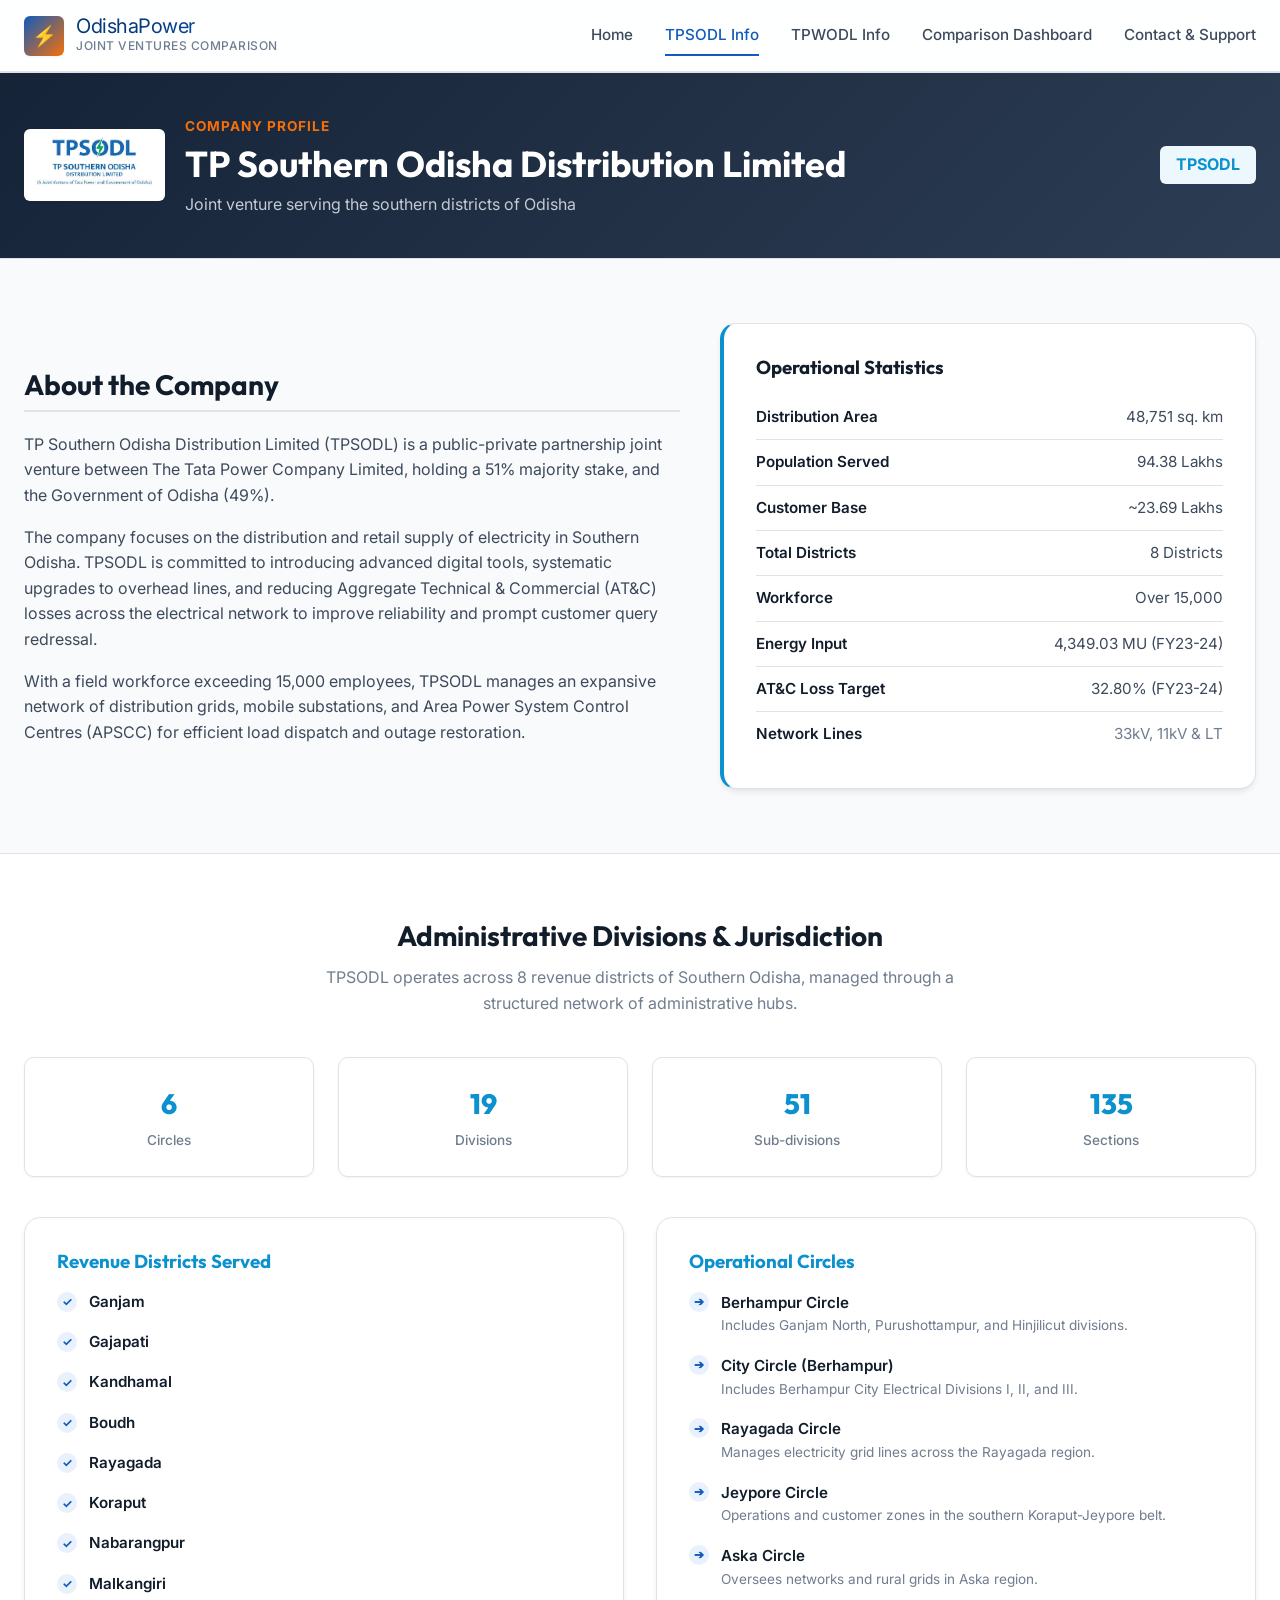
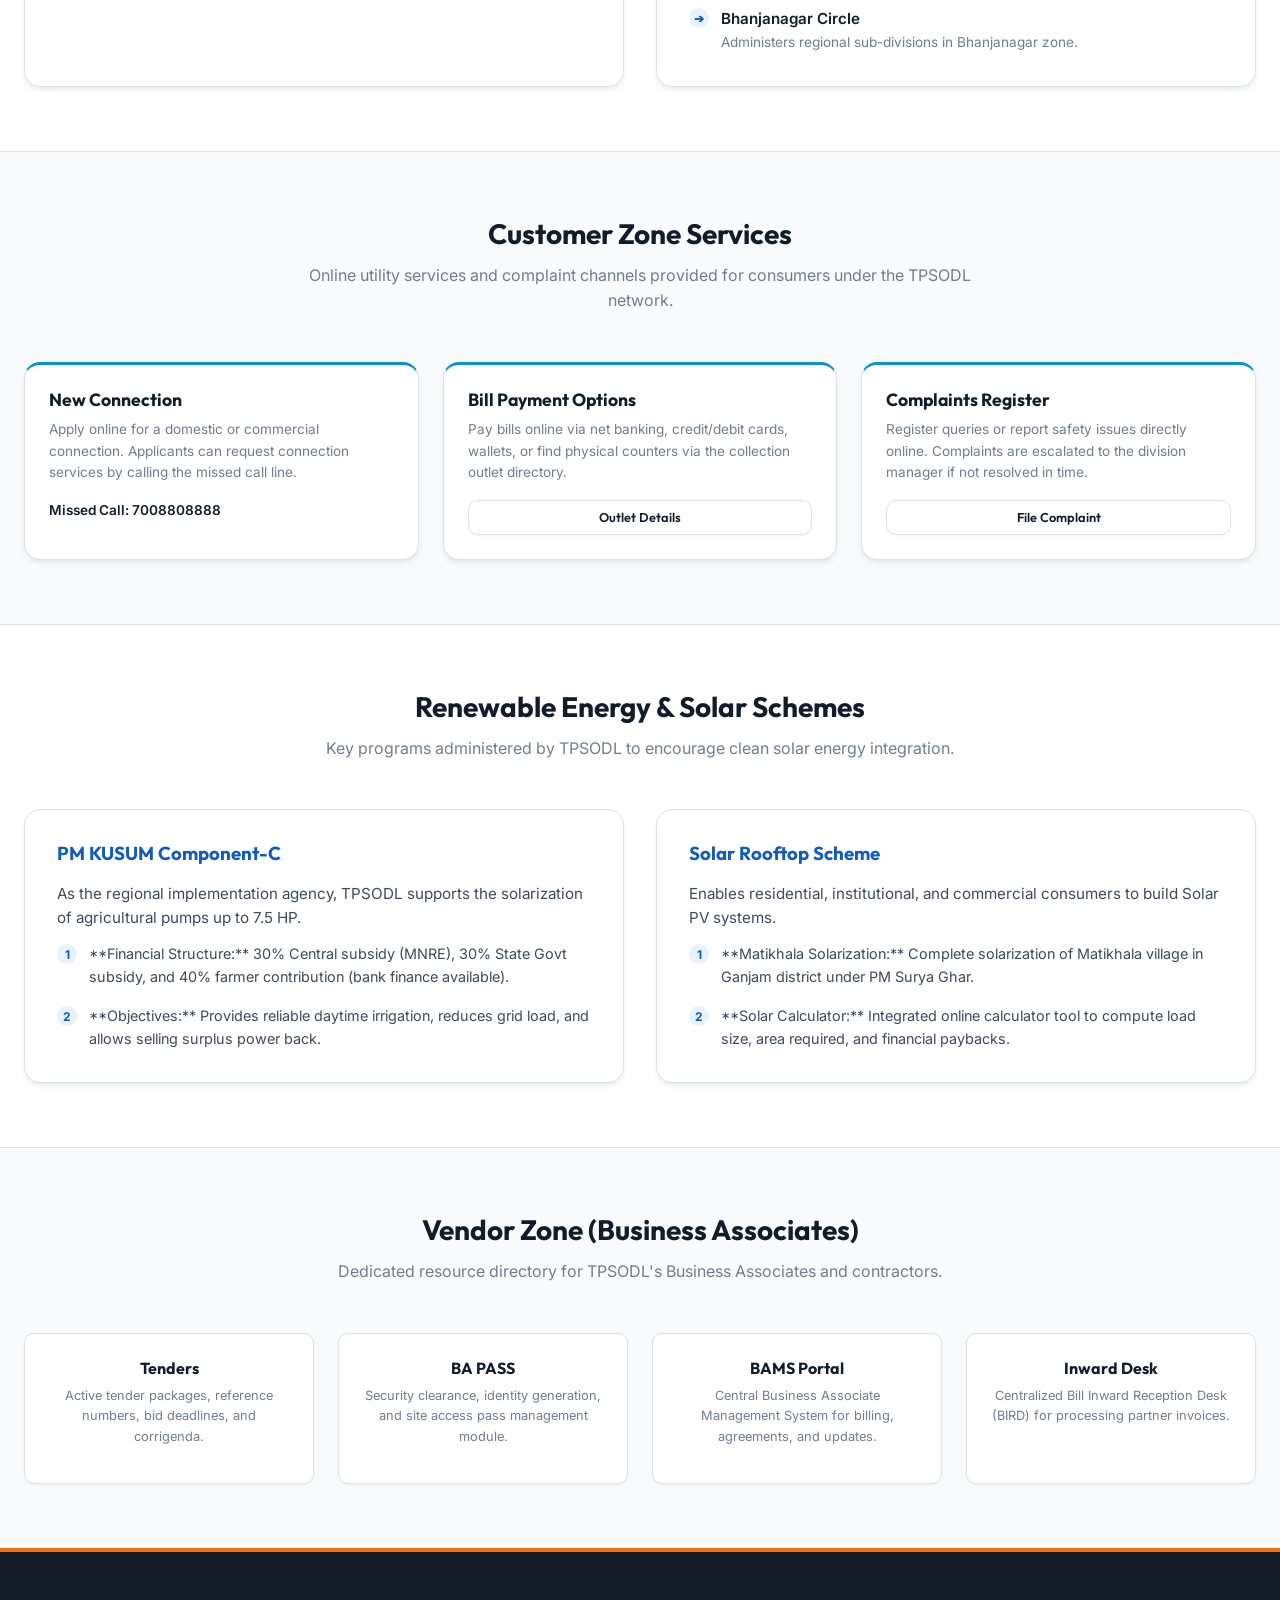
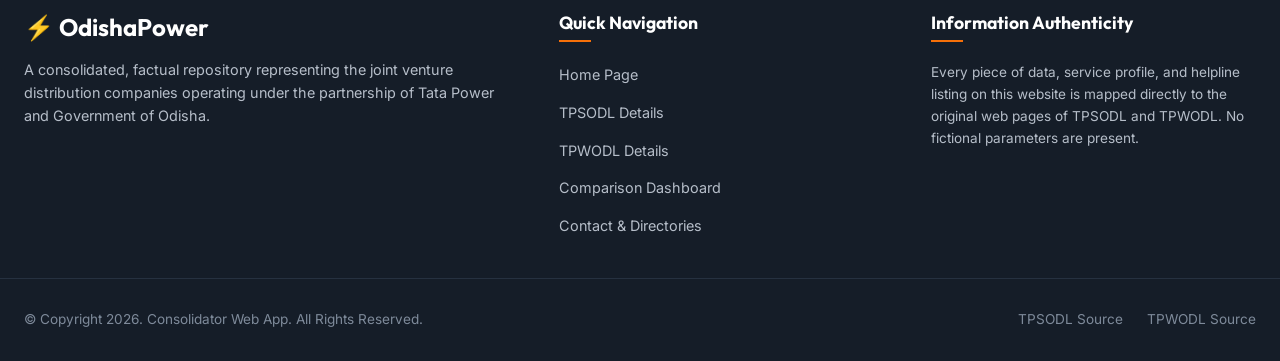
<file: tpsodl.html>
<!DOCTYPE html>
<html lang="en">
<head>
    <meta charset="UTF-8">
    <meta name="viewport" content="width=device-width, initial-scale=1.0">
    <meta name="description" content="Factual company profile, consumer services, and statistics of TP Southern Odisha Distribution Limited (TPSODL).">
    <title>TPSODL Information Profile - Odisha Power JVs</title>
    <link rel="stylesheet" href="css/style.css">
    <link rel="icon" type="image/svg+xml"href="data:image/svg+xml,<svg xmlns=%22http://www.w3.org/2000/svg%22 viewBox=%220 0 100 100%22><rect width=%22100%22 height=%22100%22 rx=%2220%22 fill=%22%231a56df%22/><text y=%2270%22 x=%2215%22 font-family=%22sans-serif%22 font-size=%2260%22 fill=%22white%22 font-weight=%22bold%22>OP</text></svg>">
</head>
<body>

    <!-- Header Navigation -->
    <header class="header">
        <div class="container header-container">
            <a href="index.html" class="logo-wrapper">
                <div class="logo-icon">⚡</div>
                <div class="logo-text">
                    <span class="logo-title">OdishaPower</span>
                    <span class="logo-subtitle">Joint Ventures Comparison</span>
                </div>
            </a>
            
            <button class="nav-toggle" id="navToggle" aria-label="Toggle Navigation">
                <span class="nav-toggle-icon"></span>
            </button>
            
            <nav class="nav-menu" id="navMenu">
                <a href="index.html" class="nav-link">Home</a>
                <a href="tpsodl.html" class="nav-link active">TPSODL Info</a>
                <a href="tpwodl.html" class="nav-link">TPWODL Info</a>
                <a href="comparison.html" class="nav-link">Comparison Dashboard</a>
                <a href="contact.html" class="nav-link">Contact & Support</a>
            </nav>
        </div>
    </header>

    <!-- Page Title Header -->
    <section class="section section-bg" style="padding: 40px 0; background: linear-gradient(135deg, hsl(215, 45%, 15%) 0%, hsl(215, 30%, 25%) 100%); color: white;">
        <div class="container">
            <div style="display: flex; align-items: center; justify-content: space-between; flex-wrap: wrap; gap: 16px;">
                <div style="display: flex; align-items: center; gap: 20px;">
                    <img src="images/tpsodl_logo.png" alt="TPSODL Logo" style="height: 72px; width: auto; max-width: 200px; border-radius: var(--radius-sm); background: white; padding: 6px; box-shadow: var(--shadow-sm); object-fit: contain;">
                    <div>
                        <span style="color: var(--secondary); font-weight: 700; text-transform: uppercase; font-size: 0.85rem; letter-spacing: 1px;">Company Profile</span>
                        <h1 style="color: white; font-size: 2.25rem; margin-top: 4px; line-height: 1.15;">TP Southern Odisha Distribution Limited</h1>
                        <p style="color: hsl(215, 15%, 80%); margin-top: 8px;">Joint venture serving the southern districts of Odisha</p>
                    </div>
                </div>
                <span class="badge-sodl" style="font-size: 1rem; padding: 6px 16px;">TPSODL</span>
            </div>
        </div>
    </section>

    <!-- About Company and Core Stats -->
    <section class="section">
        <div class="container">
            <div class="hero-grid" style="grid-template-columns: 1.1fr 0.9fr; gap: 40px;">
                <div>
                    <h2 style="font-size: 1.75rem; margin-bottom: 20px; border-bottom: 2px solid var(--border); padding-bottom: 8px;">About the Company</h2>
                    <p style="margin-bottom: 16px;">
                        TP Southern Odisha Distribution Limited (TPSODL) is a public-private partnership joint venture between The Tata Power Company Limited, holding a 51% majority stake, and the Government of Odisha (49%). 
                    </p>
                    <p style="margin-bottom: 16px;">
                        The company focuses on the distribution and retail supply of electricity in Southern Odisha. TPSODL is committed to introducing advanced digital tools, systematic upgrades to overhead lines, and reducing Aggregate Technical & Commercial (AT&C) losses across the electrical network to improve reliability and prompt customer query redressal.
                    </p>
                    <p>
                        With a field workforce exceeding 15,000 employees, TPSODL manages an expansive network of distribution grids, mobile substations, and Area Power System Control Centres (APSCC) for efficient load dispatch and outage restoration.
                    </p>
                </div>
                <div>
                    <div class="feature-list-card" style="border-left: 4px solid var(--tpsodl);">
                        <h3 style="margin-bottom: 16px;">Operational Statistics</h3>
                        <table style="width: 100%; border-collapse: collapse; font-size: 0.95rem;">
                            <tbody>
                                <tr style="border-bottom: 1px solid var(--border);">
                                    <td style="padding: 10px 0; font-weight: 600; color: var(--text-title);">Distribution Area</td>
                                    <td style="padding: 10px 0; text-align: right;">48,751 sq. km</td>
                                </tr>
                                <tr style="border-bottom: 1px solid var(--border);">
                                    <td style="padding: 10px 0; font-weight: 600; color: var(--text-title);">Population Served</td>
                                    <td style="padding: 10px 0; text-align: right;">94.38 Lakhs</td>
                                </tr>
                                <tr style="border-bottom: 1px solid var(--border);">
                                    <td style="padding: 10px 0; font-weight: 600; color: var(--text-title);">Customer Base</td>
                                    <td style="padding: 10px 0; text-align: right;">~23.69 Lakhs</td>
                                </tr>
                                <tr style="border-bottom: 1px solid var(--border);">
                                    <td style="padding: 10px 0; font-weight: 600; color: var(--text-title);">Total Districts</td>
                                    <td style="padding: 10px 0; text-align: right;">8 Districts</td>
                                </tr>
                                <tr style="border-bottom: 1px solid var(--border);">
                                    <td style="padding: 10px 0; font-weight: 600; color: var(--text-title);">Workforce</td>
                                    <td style="padding: 10px 0; text-align: right;">Over 15,000</td>
                                </tr>
                                <tr style="border-bottom: 1px solid var(--border);">
                                    <td style="padding: 10px 0; font-weight: 600; color: var(--text-title);">Energy Input</td>
                                    <td style="padding: 10px 0; text-align: right;">4,349.03 MU (FY23-24)</td>
                                </tr>
                                <tr style="border-bottom: 1px solid var(--border);">
                                    <td style="padding: 10px 0; font-weight: 600; color: var(--text-title);">AT&C Loss Target</td>
                                    <td style="padding: 10px 0; text-align: right;">32.80% (FY23-24)</td>
                                </tr>
                                <tr>
                                    <td style="padding: 10px 0; font-weight: 600; color: var(--text-title);">Network Lines</td>
                                    <td style="padding: 10px 0; text-align: right; color: var(--text-muted);">33kV, 11kV & LT</td>
                                </tr>
                            </tbody>
                        </table>
                    </div>
                </div>
            </div>
        </div>
    </section>

    <!-- Administrative Setup & Coverage -->
    <section class="section section-bg">
        <div class="container">
            <h2 style="font-size: 1.75rem; text-align: center; margin-bottom: 12px;">Administrative Divisions & Jurisdiction</h2>
            <p style="text-align: center; color: var(--text-muted); max-width: 700px; margin: 0 auto 40px;">
                TPSODL operates across 8 revenue districts of Southern Odisha, managed through a structured network of administrative hubs.
            </p>
            
            <div class="stats-grid" style="grid-template-columns: repeat(4, 1fr); margin-bottom: 40px;">
                <div class="stat-card">
                    <div class="stat-val" style="color: var(--tpsodl);">6</div>
                    <div class="stat-lbl">Circles</div>
                </div>
                <div class="stat-card">
                    <div class="stat-val" style="color: var(--tpsodl);">19</div>
                    <div class="stat-lbl">Divisions</div>
                </div>
                <div class="stat-card">
                    <div class="stat-val" style="color: var(--tpsodl);">51</div>
                    <div class="stat-lbl">Sub-divisions</div>
                </div>
                <div class="stat-card">
                    <div class="stat-val" style="color: var(--tpsodl);">135</div>
                    <div class="stat-lbl">Sections</div>
                </div>
            </div>
            
            <div class="features-grid">
                <div class="feature-list-card">
                    <h3 style="margin-bottom: 16px; color: var(--tpsodl);">Revenue Districts Served</h3>
                    <ul class="services-list">
                        <li class="service-item-row"><span class="service-bullet">✓</span><span class="service-name">Ganjam</span></li>
                        <li class="service-item-row"><span class="service-bullet">✓</span><span class="service-name">Gajapati</span></li>
                        <li class="service-item-row"><span class="service-bullet">✓</span><span class="service-name">Kandhamal</span></li>
                        <li class="service-item-row"><span class="service-bullet">✓</span><span class="service-name">Boudh</span></li>
                        <li class="service-item-row"><span class="service-bullet">✓</span><span class="service-name">Rayagada</span></li>
                        <li class="service-item-row"><span class="service-bullet">✓</span><span class="service-name">Koraput</span></li>
                        <li class="service-item-row"><span class="service-bullet">✓</span><span class="service-name">Nabarangpur</span></li>
                        <li class="service-item-row"><span class="service-bullet">✓</span><span class="service-name">Malkangiri</span></li>
                    </ul>
                </div>
                
                <div class="feature-list-card">
                    <h3 style="margin-bottom: 16px; color: var(--tpsodl);">Operational Circles</h3>
                    <ul class="services-list">
                        <li class="service-item-row"><span class="service-bullet">➔</span><div><span class="service-name">Berhampur Circle</span><p class="service-desc">Includes Ganjam North, Purushottampur, and Hinjilicut divisions.</p></div></li>
                        <li class="service-item-row"><span class="service-bullet">➔</span><div><span class="service-name">City Circle (Berhampur)</span><p class="service-desc">Includes Berhampur City Electrical Divisions I, II, and III.</p></div></li>
                        <li class="service-item-row"><span class="service-bullet">➔</span><div><span class="service-name">Rayagada Circle</span><p class="service-desc">Manages electricity grid lines across the Rayagada region.</p></div></li>
                        <li class="service-item-row"><span class="service-bullet">➔</span><div><span class="service-name">Jeypore Circle</span><p class="service-desc">Operations and customer zones in the southern Koraput-Jeypore belt.</p></div></li>
                        <li class="service-item-row"><span class="service-bullet">➔</span><div><span class="service-name">Aska Circle</span><p class="service-desc">Oversees networks and rural grids in Aska region.</p></div></li>
                        <li class="service-item-row"><span class="service-bullet">➔</span><div><span class="service-name">Bhanjanagar Circle</span><p class="service-desc">Administers regional sub-divisions in Bhanjanagar zone.</p></div></li>
                    </ul>
                </div>
            </div>
        </div>
    </section>

    <!-- Consumer Zone & Services -->
    <section class="section">
        <div class="container">
            <h2 style="font-size: 1.75rem; text-align: center; margin-bottom: 12px;">Customer Zone Services</h2>
            <p style="text-align: center; color: var(--text-muted); max-width: 700px; margin: 0 auto 48px;">
                Online utility services and complaint channels provided for consumers under the TPSODL network.
            </p>
            
            <div style="display: grid; grid-template-columns: repeat(3, 1fr); gap: 24px;">
                <!-- Service Card 1 -->
                <div class="company-quick-card" style="border-top: 3px solid var(--tpsodl);">
                    <h4 style="font-size: 1.1rem; margin-bottom: 8px;">New Connection</h4>
                    <p class="service-desc" style="font-size: 0.85rem; margin-bottom: 16px;">
                        Apply online for a domestic or commercial connection. Applicants can request connection services by calling the missed call line.
                    </p>
                    <span style="font-size: 0.85rem; font-weight: 600; color: var(--text-title); display: block; margin-top: 8px;">Missed Call: 7008808888</span>
                </div>
                <!-- Service Card 2 -->
                <div class="company-quick-card" style="border-top: 3px solid var(--tpsodl);">
                    <h4 style="font-size: 1.1rem; margin-bottom: 8px;">Bill Payment Options</h4>
                    <p class="service-desc" style="font-size: 0.85rem; margin-bottom: 16px;">
                        Pay bills online via net banking, credit/debit cards, wallets, or find physical counters via the collection outlet directory.
                    </p>
                    <a href="contact.html" class="btn btn-secondary" style="font-size: 0.8rem; padding: 6px 12px; width: 100%;">Outlet Details</a>
                </div>
                <!-- Service Card 3 -->
                <div class="company-quick-card" style="border-top: 3px solid var(--tpsodl);">
                    <h4 style="font-size: 1.1rem; margin-bottom: 8px;">Complaints Register</h4>
                    <p class="service-desc" style="font-size: 0.85rem; margin-bottom: 16px;">
                        Register queries or report safety issues directly online. Complaints are escalated to the division manager if not resolved in time.
                    </p>
                    <a href="contact.html" class="btn btn-secondary" style="font-size: 0.8rem; padding: 6px 12px; width: 100%;">File Complaint</a>
                </div>
            </div>
        </div>
    </section>

    <!-- Renewable Energy Initiatives -->
    <section class="section section-bg">
        <div class="container">
            <h2 style="font-size: 1.75rem; text-align: center; margin-bottom: 12px;">Renewable Energy & Solar Schemes</h2>
            <p style="text-align: center; color: var(--text-muted); max-width: 700px; margin: 0 auto 48px;">
                Key programs administered by TPSODL to encourage clean solar energy integration.
            </p>
            
            <div class="features-grid" style="grid-template-columns: 1fr 1fr; gap: 32px;">
                <div class="feature-list-card">
                    <h3 style="margin-bottom: 16px; color: var(--primary);">PM KUSUM Component-C</h3>
                    <p style="margin-bottom: 12px; font-size: 0.95rem;">
                        As the regional implementation agency, TPSODL supports the solarization of agricultural pumps up to 7.5 HP.
                    </p>
                    <ul class="services-list" style="font-size: 0.9rem;">
                        <li class="service-item-row"><span class="service-bullet">1</span><span>**Financial Structure:** 30% Central subsidy (MNRE), 30% State Govt subsidy, and 40% farmer contribution (bank finance available).</span></li>
                        <li class="service-item-row"><span class="service-bullet">2</span><span>**Objectives:** Provides reliable daytime irrigation, reduces grid load, and allows selling surplus power back.</span></li>
                    </ul>
                </div>
                
                <div class="feature-list-card">
                    <h3 style="margin-bottom: 16px; color: var(--primary);">Solar Rooftop Scheme</h3>
                    <p style="margin-bottom: 12px; font-size: 0.95rem;">
                        Enables residential, institutional, and commercial consumers to build Solar PV systems.
                    </p>
                    <ul class="services-list" style="font-size: 0.9rem;">
                        <li class="service-item-row"><span class="service-bullet">1</span><span>**Matikhala Solarization:** Complete solarization of Matikhala village in Ganjam district under PM Surya Ghar.</span></li>
                        <li class="service-item-row"><span class="service-bullet">2</span><span>**Solar Calculator:** Integrated online calculator tool to compute load size, area required, and financial paybacks.</span></li>
                    </ul>
                </div>
            </div>
        </div>
    </section>

    <!-- Vendor Zone Section -->
    <section class="section">
        <div class="container">
            <h2 style="font-size: 1.75rem; text-align: center; margin-bottom: 12px;">Vendor Zone (Business Associates)</h2>
            <p style="text-align: center; color: var(--text-muted); max-width: 700px; margin: 0 auto 48px;">
                Dedicated resource directory for TPSODL's Business Associates and contractors.
            </p>
            
            <div style="display: grid; grid-template-columns: repeat(4, 1fr); gap: 24px;">
                <div class="stat-card">
                    <h4 style="font-size: 1rem; margin-bottom: 8px;">Tenders</h4>
                    <p class="service-desc" style="font-size: 0.8rem; margin-bottom: 12px;">Active tender packages, reference numbers, bid deadlines, and corrigenda.</p>
                </div>
                <div class="stat-card">
                    <h4 style="font-size: 1rem; margin-bottom: 8px;">BA PASS</h4>
                    <p class="service-desc" style="font-size: 0.8rem; margin-bottom: 12px;">Security clearance, identity generation, and site access pass management module.</p>
                </div>
                <div class="stat-card">
                    <h4 style="font-size: 1rem; margin-bottom: 8px;">BAMS Portal</h4>
                    <p class="service-desc" style="font-size: 0.8rem; margin-bottom: 12px;">Central Business Associate Management System for billing, agreements, and updates.</p>
                </div>
                <div class="stat-card">
                    <h4 style="font-size: 1rem; margin-bottom: 8px;">Inward Desk</h4>
                    <p class="service-desc" style="font-size: 0.8rem; margin-bottom: 12px;">Centralized Bill Inward Reception Desk (BIRD) for processing partner invoices.</p>
                </div>
            </div>
        </div>
    </section>

    <!-- Footer -->
    <footer class="footer">
        <div class="container footer-grid">
            <div class="footer-brand">
                <h4>⚡ OdishaPower</h4>
                <p class="footer-desc">
                    A consolidated, factual repository representing the joint venture distribution companies operating under the partnership of Tata Power and Government of Odisha.
                </p>
            </div>
            <div>
                <h5 class="footer-title">Quick Navigation</h5>
                <ul class="footer-links">
                    <li><a href="index.html">Home Page</a></li>
                    <li><a href="tpsodl.html">TPSODL Details</a></li>
                    <li><a href="tpwodl.html">TPWODL Details</a></li>
                    <li><a href="comparison.html">Comparison Dashboard</a></li>
                    <li><a href="contact.html">Contact & Directories</a></li>
                </ul>
            </div>
            <div>
                <h5 class="footer-title">Information Authenticity</h5>
                <p class="footer-desc" style="font-size: 0.85rem;">
                    Every piece of data, service profile, and helpline listing on this website is mapped directly to the original web pages of TPSODL and TPWODL. No fictional parameters are present.
                </p>
            </div>
        </div>
        <div class="container footer-bottom">
            <span class="footer-copy">© Copyright 2026. Consolidator Web App. All Rights Reserved.</span>
            <div class="footer-bottom-links">
                <a href="https://www.tpsouthernodisha.com" target="_blank" rel="noopener">TPSODL Source</a>
                <a href="https://www.tpwesternodisha.com" target="_blank" rel="noopener">TPWODL Source</a>
            </div>
        </div>
    </footer>

    <script src="js/main.js"></script>
</body>
</html>
</file>
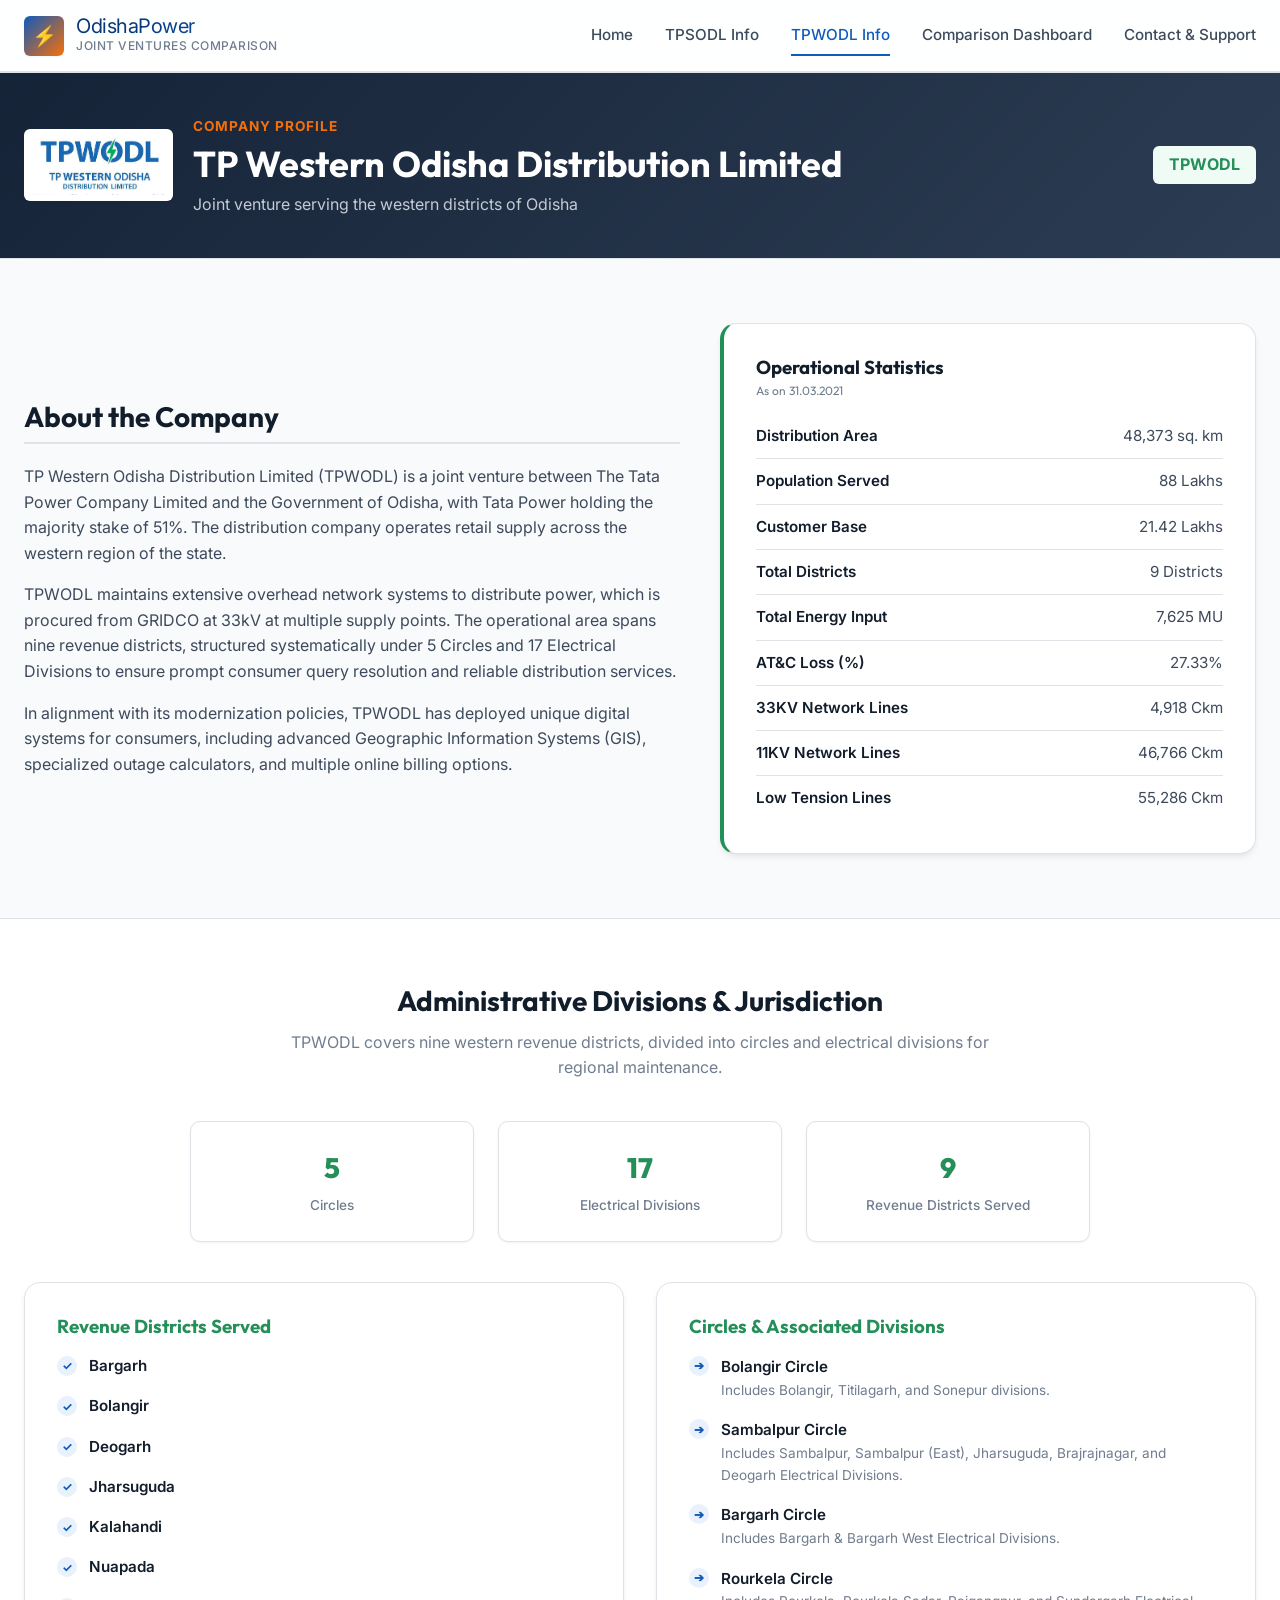
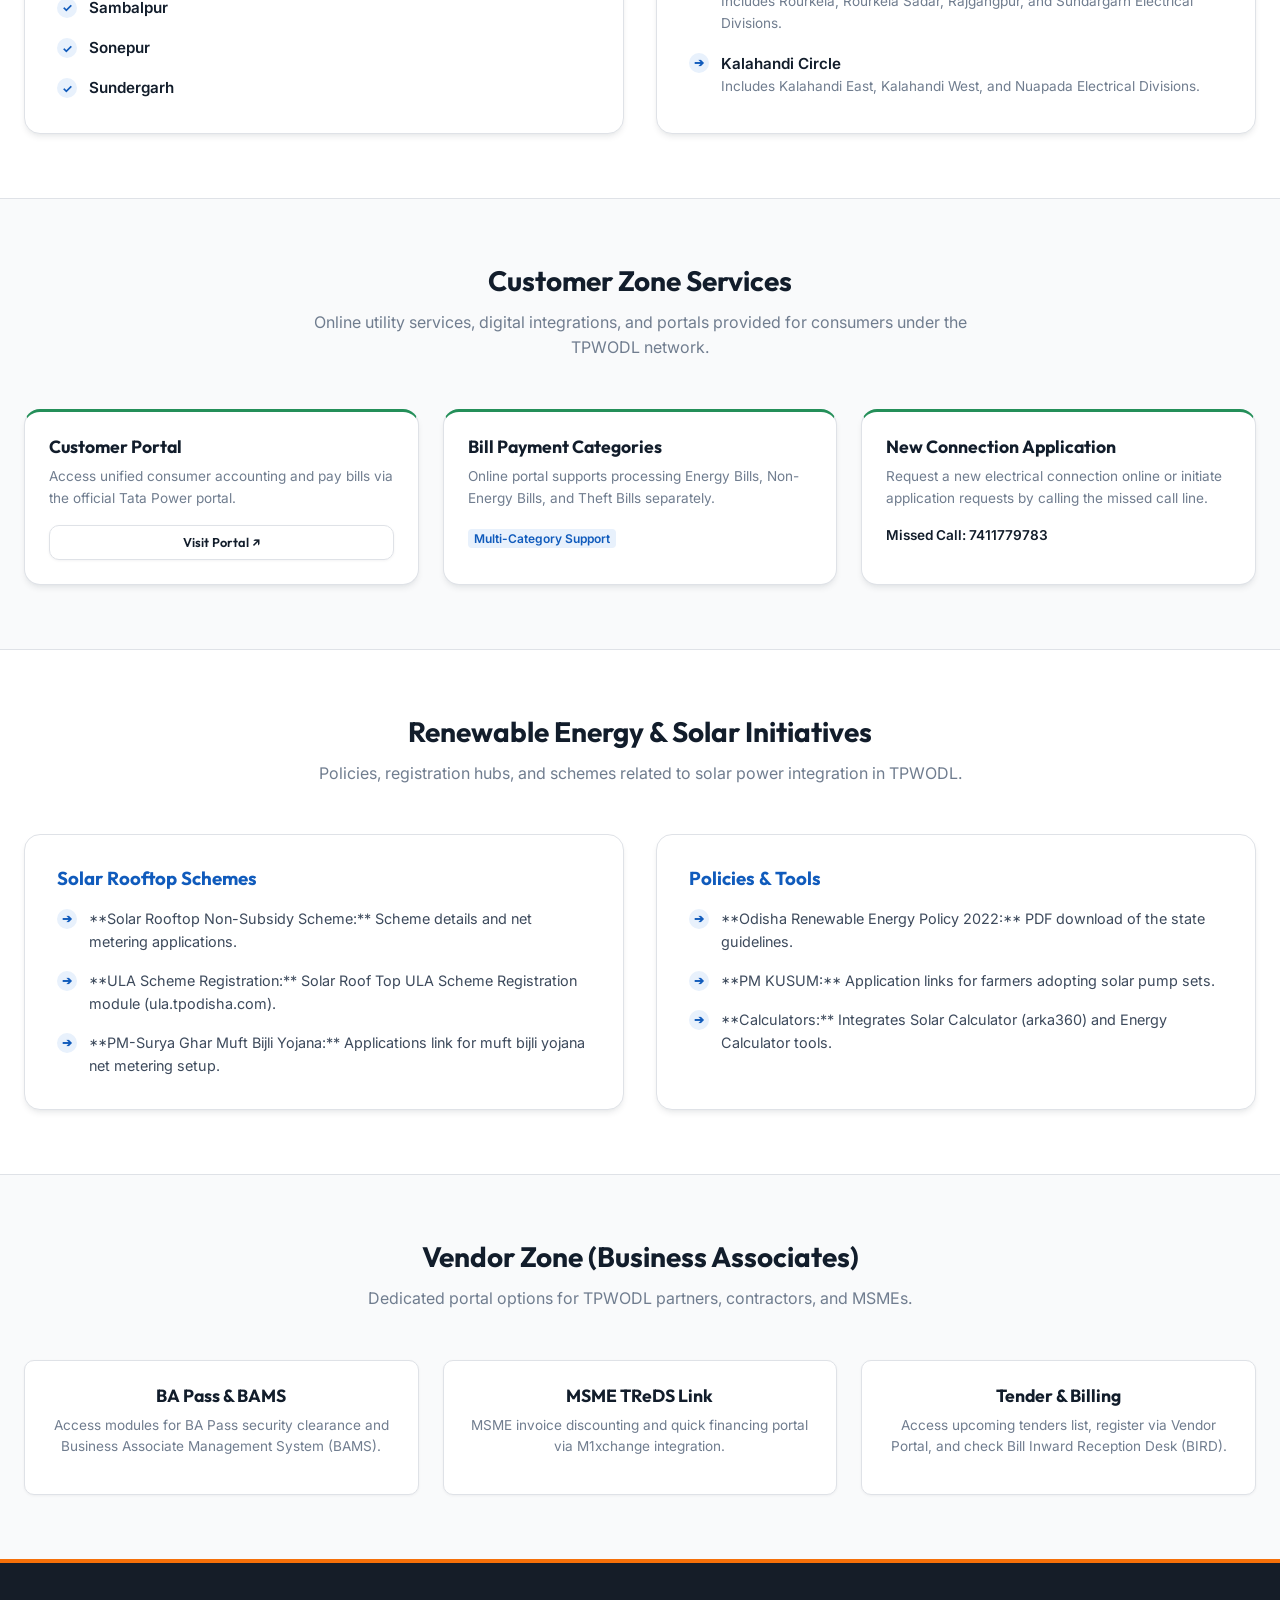
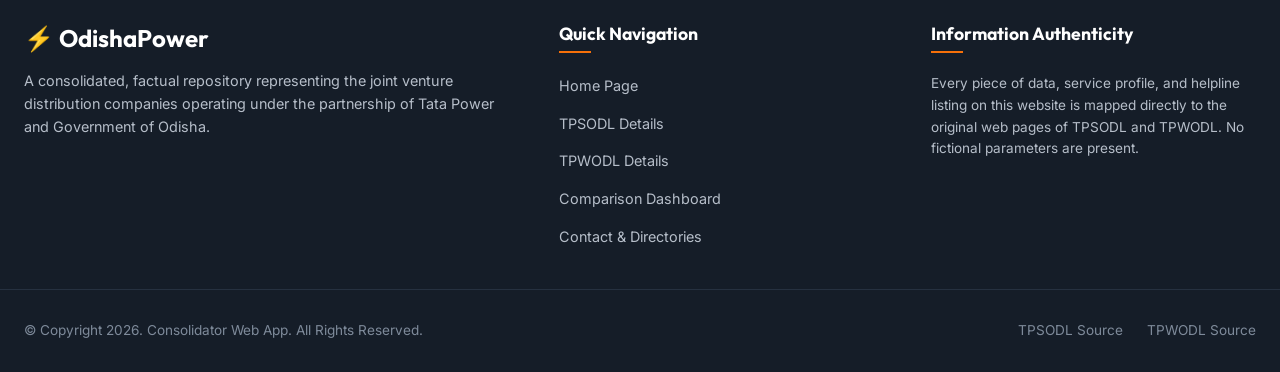
<file: tpwodl.html>
<!DOCTYPE html>
<html lang="en">
<head>
    <meta charset="UTF-8">
    <meta name="viewport" content="width=device-width, initial-scale=1.0">
    <meta name="description" content="Factual company profile, consumer services, and technical statistics of TP Western Odisha Distribution Limited (TPWODL).">
    <title>TPWODL Information Profile - Odisha Power JVs</title>
    <link rel="stylesheet" href="css/style.css">
    <link rel="icon" type="image/svg+xml" href="data:image/svg+xml,<svg xmlns=%22http://www.w3.org/2000/svg%22 viewBox=%220 0 100 100%22><rect width=%22100%22 height=%22100%22 rx=%2220%22 fill=%22%231a56df%22/><text y=%2270%22 x=%2215%22 font-family=%22sans-serif%22 font-size=%2260%22 fill=%22white%22 font-weight=%22bold%22>OP</text></svg>">
</head>
<body>
    <header class="header">
        <div class="container header-container">
            <a href="index.html" class="logo-wrapper">
                <div class="logo-icon">⚡</div>
                <div class="logo-text">
                    <span class="logo-title">OdishaPower</span>
                    <span class="logo-subtitle">Joint Ventures Comparison</span>
                </div>
            </a>
            
            <button class="nav-toggle" id="navToggle" aria-label="Toggle Navigation">
                <span class="nav-toggle-icon"></span>
            </button>
            
            <nav class="nav-menu" id="navMenu">
                <a href="index.html" class="nav-link">Home</a>
                <a href="tpsodl.html" class="nav-link">TPSODL Info</a>
                <a href="tpwodl.html" class="nav-link active">TPWODL Info</a>
                <a href="comparison.html" class="nav-link">Comparison Dashboard</a>
                <a href="contact.html" class="nav-link">Contact & Support</a>
            </nav>
        </div>
    </header>

    <!-- Page Title Header -->
    <section class="section section-bg" style="padding: 40px 0; background: linear-gradient(135deg, hsl(215, 45%, 15%) 0%, hsl(215, 30%, 25%) 100%); color: white;">
        <div class="container">
            <div style="display: flex; align-items: center; justify-content: space-between; flex-wrap: wrap; gap: 16px;">
                <div style="display: flex; align-items: center; gap: 20px;">
                    <img src="images/tpwodl_logo.png" alt="TPWODL Logo" style="height: 72px; width: auto; max-width: 200px; border-radius: var(--radius-sm); background: white; padding: 6px; box-shadow: var(--shadow-sm); object-fit: contain;">
                    <div>
                        <span style="color: var(--secondary); font-weight: 700; text-transform: uppercase; font-size: 0.85rem; letter-spacing: 1px;">Company Profile</span>
                        <h1 style="color: white; font-size: 2.25rem; margin-top: 4px; line-height: 1.15;">TP Western Odisha Distribution Limited</h1>
                        <p style="color: hsl(215, 15%, 80%); margin-top: 8px;">Joint venture serving the western districts of Odisha</p>
                    </div>
                </div>
                <span class="badge-wodl" style="font-size: 1rem; padding: 6px 16px;">TPWODL</span>
            </div>
        </div>
    </section>

    <!-- About Company and Core Stats -->
    <section class="section">
        <div class="container">
            <div class="hero-grid" style="grid-template-columns: 1.1fr 0.9fr; gap: 40px;">
                <div>
                    <h2 style="font-size: 1.75rem; margin-bottom: 20px; border-bottom: 2px solid var(--border); padding-bottom: 8px;">About the Company</h2>
                    <p style="margin-bottom: 16px;">
                        TP Western Odisha Distribution Limited (TPWODL) is a joint venture between The Tata Power Company Limited and the Government of Odisha, with Tata Power holding the majority stake of 51%. The distribution company operates retail supply across the western region of the state.
                    </p>
                    <p style="margin-bottom: 16px;">
                        TPWODL maintains extensive overhead network systems to distribute power, which is procured from GRIDCO at 33kV at multiple supply points. The operational area spans nine revenue districts, structured systematically under 5 Circles and 17 Electrical Divisions to ensure prompt consumer query resolution and reliable distribution services.
                    </p>
                    <p>
                        In alignment with its modernization policies, TPWODL has deployed unique digital systems for consumers, including advanced Geographic Information Systems (GIS), specialized outage calculators, and multiple online billing options.
                    </p>
                </div>
                <div>
                    <div class="feature-list-card" style="border-left: 4px solid var(--tpwodl);">
                        <h3 style="margin-bottom: 16px;">Operational Statistics <span style="font-size: 0.75rem; color: var(--text-muted); font-weight: normal; block-size: auto; display: block; margin-top: 4px;">As on 31.03.2021</span></h3>
                        <table style="width: 100%; border-collapse: collapse; font-size: 0.95rem;">
                            <tbody>
                                <tr style="border-bottom: 1px solid var(--border);">
                                    <td style="padding: 10px 0; font-weight: 600; color: var(--text-title);">Distribution Area</td>
                                    <td style="padding: 10px 0; text-align: right;">48,373 sq. km</td>
                                </tr>
                                <tr style="border-bottom: 1px solid var(--border);">
                                    <td style="padding: 10px 0; font-weight: 600; color: var(--text-title);">Population Served</td>
                                    <td style="padding: 10px 0; text-align: right;">88 Lakhs</td>
                                </tr>
                                <tr style="border-bottom: 1px solid var(--border);">
                                    <td style="padding: 10px 0; font-weight: 600; color: var(--text-title);">Customer Base</td>
                                    <td style="padding: 10px 0; text-align: right;">21.42 Lakhs</td>
                                </tr>
                                <tr style="border-bottom: 1px solid var(--border);">
                                    <td style="padding: 10px 0; font-weight: 600; color: var(--text-title);">Total Districts</td>
                                    <td style="padding: 10px 0; text-align: right;">9 Districts</td>
                                </tr>
                                <tr style="border-bottom: 1px solid var(--border);">
                                    <td style="padding: 10px 0; font-weight: 600; color: var(--text-title);">Total Energy Input</td>
                                    <td style="padding: 10px 0; text-align: right;">7,625 MU</td>
                                </tr>
                                <tr style="border-bottom: 1px solid var(--border);">
                                    <td style="padding: 10px 0; font-weight: 600; color: var(--text-title);">AT&C Loss (%)</td>
                                    <td style="padding: 10px 0; text-align: right;">27.33%</td>
                                </tr>
                                <tr style="border-bottom: 1px solid var(--border);">
                                    <td style="padding: 10px 0; font-weight: 600; color: var(--text-title);">33KV Network Lines</td>
                                    <td style="padding: 10px 0; text-align: right;">4,918 Ckm</td>
                                </tr>
                                <tr style="border-bottom: 1px solid var(--border);">
                                    <td style="padding: 10px 0; font-weight: 600; color: var(--text-title);">11KV Network Lines</td>
                                    <td style="padding: 10px 0; text-align: right;">46,766 Ckm</td>
                                </tr>
                                <tr>
                                    <td style="padding: 10px 0; font-weight: 600; color: var(--text-title);">Low Tension Lines</td>
                                    <td style="padding: 10px 0; text-align: right;">55,286 Ckm</td>
                                </tr>
                            </tbody>
                        </table>
                    </div>
                </div>
            </div>
        </div>
    </section>

    <!-- Administrative Setup & Coverage -->
    <section class="section section-bg">
        <div class="container">
            <h2 style="font-size: 1.75rem; text-align: center; margin-bottom: 12px;">Administrative Divisions & Jurisdiction</h2>
            <p style="text-align: center; color: var(--text-muted); max-width: 700px; margin: 0 auto 40px;">
                TPWODL covers nine western revenue districts, divided into circles and electrical divisions for regional maintenance.
            </p>
            
            <div class="stats-grid" style="grid-template-columns: repeat(3, 1fr); max-width: 900px; margin: 0 auto 40px;">
                <div class="stat-card">
                    <div class="stat-val" style="color: var(--tpwodl);">5</div>
                    <div class="stat-lbl">Circles</div>
                </div>
                <div class="stat-card">
                    <div class="stat-val" style="color: var(--tpwodl);">17</div>
                    <div class="stat-lbl">Electrical Divisions</div>
                </div>
                <div class="stat-card">
                    <div class="stat-val" style="color: var(--tpwodl);">9</div>
                    <div class="stat-lbl">Revenue Districts Served</div>
                </div>
            </div>
            
            <div class="features-grid">
                <div class="feature-list-card">
                    <h3 style="margin-bottom: 16px; color: var(--tpwodl);">Revenue Districts Served</h3>
                    <ul class="services-list">
                        <li class="service-item-row"><span class="service-bullet">✓</span><span class="service-name">Bargarh</span></li>
                        <li class="service-item-row"><span class="service-bullet">✓</span><span class="service-name">Bolangir</span></li>
                        <li class="service-item-row"><span class="service-bullet">✓</span><span class="service-name">Deogarh</span></li>
                        <li class="service-item-row"><span class="service-bullet">✓</span><span class="service-name">Jharsuguda</span></li>
                        <li class="service-item-row"><span class="service-bullet">✓</span><span class="service-name">Kalahandi</span></li>
                        <li class="service-item-row"><span class="service-bullet">✓</span><span class="service-name">Nuapada</span></li>
                        <li class="service-item-row"><span class="service-bullet">✓</span><span class="service-name">Sambalpur</span></li>
                        <li class="service-item-row"><span class="service-bullet">✓</span><span class="service-name">Sonepur</span></li>
                        <li class="service-item-row"><span class="service-bullet">✓</span><span class="service-name">Sundergarh</span></li>
                    </ul>
                </div>
                
                <div class="feature-list-card">
                    <h3 style="margin-bottom: 16px; color: var(--tpwodl);">Circles & Associated Divisions</h3>
                    <ul class="services-list">
                        <li class="service-item-row"><span class="service-bullet">➔</span><div><span class="service-name">Bolangir Circle</span><p class="service-desc">Includes Bolangir, Titilagarh, and Sonepur divisions.</p></div></li>
                        <li class="service-item-row"><span class="service-bullet">➔</span><div><span class="service-name">Sambalpur Circle</span><p class="service-desc">Includes Sambalpur, Sambalpur (East), Jharsuguda, Brajrajnagar, and Deogarh Electrical Divisions.</p></div></li>
                        <li class="service-item-row"><span class="service-bullet">➔</span><div><span class="service-name">Bargarh Circle</span><p class="service-desc">Includes Bargarh & Bargarh West Electrical Divisions.</p></div></li>
                        <li class="service-item-row"><span class="service-bullet">➔</span><div><span class="service-name">Rourkela Circle</span><p class="service-desc">Includes Rourkela, Rourkela Sadar, Rajgangpur, and Sundargarh Electrical Divisions.</p></div></li>
                        <li class="service-item-row"><span class="service-bullet">➔</span><div><span class="service-name">Kalahandi Circle</span><p class="service-desc">Includes Kalahandi East, Kalahandi West, and Nuapada Electrical Divisions.</p></div></li>
                    </ul>
                </div>
            </div>
        </div>
    </section>

    <!-- Consumer Zone & Services -->
    <section class="section">
        <div class="container">
            <h2 style="font-size: 1.75rem; text-align: center; margin-bottom: 12px;">Customer Zone Services</h2>
            <p style="text-align: center; color: var(--text-muted); max-width: 700px; margin: 0 auto 48px;">
                Online utility services, digital integrations, and portals provided for consumers under the TPWODL network.
            </p>
            
            <div style="display: grid; grid-template-columns: repeat(3, 1fr); gap: 24px;">
                <!-- Service Card 1 -->
                <div class="company-quick-card" style="border-top: 3px solid var(--tpwodl);">
                    <h4 style="font-size: 1.1rem; margin-bottom: 8px;">Customer Portal</h4>
                    <p class="service-desc" style="font-size: 0.85rem; margin-bottom: 16px;">
                        Access unified consumer accounting and pay bills via the official Tata Power portal.
                    </p>
                    <a href="https://customerportal.tatapower.com/portal/?type=tpwodl" target="_blank" class="btn btn-secondary" style="font-size: 0.8rem; padding: 6px 12px; width: 100%;">Visit Portal ↗</a>
                </div>
                <!-- Service Card 2 -->
                <div class="company-quick-card" style="border-top: 3px solid var(--tpwodl);">
                    <h4 style="font-size: 1.1rem; margin-bottom: 8px;">Bill Payment Categories</h4>
                    <p class="service-desc" style="font-size: 0.85rem; margin-bottom: 16px;">
                        Online portal supports processing Energy Bills, Non-Energy Bills, and Theft Bills separately.
                    </p>
                    <span style="font-size: 0.75rem; background-color: var(--primary-light); color: var(--primary); padding: 2px 6px; border-radius: 4px; font-weight: 600;">Multi-Category Support</span>
                </div>
                <!-- Service Card 3 -->
                <div class="company-quick-card" style="border-top: 3px solid var(--tpwodl);">
                    <h4 style="font-size: 1.1rem; margin-bottom: 8px;">New Connection Application</h4>
                    <p class="service-desc" style="font-size: 0.85rem; margin-bottom: 16px;">
                        Request a new electrical connection online or initiate application requests by calling the missed call line.
                    </p>
                    <span style="font-size: 0.85rem; font-weight: 600; color: var(--text-title); display: block; margin-top: 8px;">Missed Call: 7411779783</span>
                </div>
            </div>
        </div>
    </section>

    <!-- Renewable Energy Initiatives -->
    <section class="section section-bg">
        <div class="container">
            <h2 style="font-size: 1.75rem; text-align: center; margin-bottom: 12px;">Renewable Energy & Solar Initiatives</h2>
            <p style="text-align: center; color: var(--text-muted); max-width: 700px; margin: 0 auto 48px;">
                Policies, registration hubs, and schemes related to solar power integration in TPWODL.
            </p>
            
            <div class="features-grid" style="grid-template-columns: 1fr 1fr; gap: 32px;">
                <div class="feature-list-card">
                    <h3 style="margin-bottom: 16px; color: var(--primary);">Solar Rooftop Schemes</h3>
                    <ul class="services-list" style="font-size: 0.9rem;">
                        <li class="service-item-row"><span class="service-bullet">➔</span><span>**Solar Rooftop Non-Subsidy Scheme:** Scheme details and net metering applications.</span></li>
                        <li class="service-item-row"><span class="service-bullet">➔</span><span>**ULA Scheme Registration:** Solar Roof Top ULA Scheme Registration module (ula.tpodisha.com).</span></li>
                        <li class="service-item-row"><span class="service-bullet">➔</span><span>**PM-Surya Ghar Muft Bijli Yojana:** Applications link for muft bijli yojana net metering setup.</span></li>
                    </ul>
                </div>
                
                <div class="feature-list-card">
                    <h3 style="margin-bottom: 16px; color: var(--primary);">Policies & Tools</h3>
                    <ul class="services-list" style="font-size: 0.9rem;">
                        <li class="service-item-row"><span class="service-bullet">➔</span><span>**Odisha Renewable Energy Policy 2022:** PDF download of the state guidelines.</span></li>
                        <li class="service-item-row"><span class="service-bullet">➔</span><span>**PM KUSUM:** Application links for farmers adopting solar pump sets.</span></li>
                        <li class="service-item-row"><span class="service-bullet">➔</span><span>**Calculators:** Integrates Solar Calculator (arka360) and Energy Calculator tools.</span></li>
                    </ul>
                </div>
            </div>
        </div>
    </section>

    <!-- Vendor Zone Section -->
    <section class="section">
        <div class="container">
            <h2 style="font-size: 1.75rem; text-align: center; margin-bottom: 12px;">Vendor Zone (Business Associates)</h2>
            <p style="text-align: center; color: var(--text-muted); max-width: 700px; margin: 0 auto 48px;">
                Dedicated portal options for TPWODL partners, contractors, and MSMEs.
            </p>
            
            <div style="display: grid; grid-template-columns: repeat(3, 1fr); gap: 24px;">
                <div class="stat-card">
                    <h4 style="font-size: 1.1rem; margin-bottom: 8px;">BA Pass & BAMS</h4>
                    <p class="service-desc" style="font-size: 0.85rem; margin-bottom: 12px;">Access modules for BA Pass security clearance and Business Associate Management System (BAMS).</p>
                </div>
                <div class="stat-card">
                    <h4 style="font-size: 1.1rem; margin-bottom: 8px;">MSME TReDS Link</h4>
                    <p class="service-desc" style="font-size: 0.85rem; margin-bottom: 12px;">MSME invoice discounting and quick financing portal via M1xchange integration.</p>
                </div>
                <div class="stat-card">
                    <h4 style="font-size: 1.1rem; margin-bottom: 8px;">Tender & Billing</h4>
                    <p class="service-desc" style="font-size: 0.85rem; margin-bottom: 12px;">Access upcoming tenders list, register via Vendor Portal, and check Bill Inward Reception Desk (BIRD).</p>
                </div>
            </div>
        </div>
    </section>

    <!-- Footer -->
    <footer class="footer">
        <div class="container footer-grid">
            <div class="footer-brand">
                <h4>⚡ OdishaPower</h4>
                <p class="footer-desc">
                    A consolidated, factual repository representing the joint venture distribution companies operating under the partnership of Tata Power and Government of Odisha.
                </p>
            </div>
            <div>
                <h5 class="footer-title">Quick Navigation</h5>
                <ul class="footer-links">
                    <li><a href="index.html">Home Page</a></li>
                    <li><a href="tpsodl.html">TPSODL Details</a></li>
                    <li><a href="tpwodl.html">TPWODL Details</a></li>
                    <li><a href="comparison.html">Comparison Dashboard</a></li>
                    <li><a href="contact.html">Contact & Directories</a></li>
                </ul>
            </div>
            <div>
                <h5 class="footer-title">Information Authenticity</h5>
                <p class="footer-desc" style="font-size: 0.85rem;">
                    Every piece of data, service profile, and helpline listing on this website is mapped directly to the original web pages of TPSODL and TPWODL. No fictional parameters are present.
                </p>
            </div>
        </div>
        <div class="container footer-bottom">
            <span class="footer-copy">© Copyright 2026. Consolidator Web App. All Rights Reserved.</span>
            <div class="footer-bottom-links">
                <a href="https://www.tpsouthernodisha.com" target="_blank" rel="noopener">TPSODL Source</a>
                <a href="https://www.tpwesternodisha.com" target="_blank" rel="noopener">TPWODL Source</a>
            </div>
        </div>
    </footer>

    <script src="js/main.js"></script>
</body>
</html>
</file>
<file: css/style.css>
/* Odisha Power Comparison Web App Design System */
@import url('https://fonts.googleapis.com/css2?family=Inter:wght@300;400;500;600;700&family=Outfit:wght@400;500;600;700;800&display=swap');

:root {
    /* Color Palette */
    --primary: hsl(214, 84%, 40%);
    --primary-light: hsl(214, 80%, 95%);
    --primary-dark: hsl(214, 90%, 25%);
    
    --secondary: hsl(26, 93%, 50%);
    --secondary-light: hsl(26, 90%, 95%);
    
    --tpsodl: hsl(199, 89%, 43%);
    --tpsodl-bg: hsl(199, 89%, 96%);
    
    --tpwodl: hsl(150, 60%, 35%);
    --tpwodl-bg: hsl(150, 60%, 96%);
    
    /* Neutrals */
    --bg-main: hsl(210, 20%, 98%);
    --bg-card: hsl(0, 0%, 100%);
    --text-title: hsl(215, 40%, 12%);
    --text-body: hsl(215, 20%, 30%);
    --text-muted: hsl(215, 12%, 50%);
    --border: hsl(214, 15%, 89%);
    --border-hover: hsl(214, 20%, 80%);
    
    /* System States */
    --success: hsl(145, 63%, 42%);
    --warning: hsl(38, 92%, 50%);
    --danger: hsl(354, 70%, 53%);
    
    /* Typography */
    --font-heading: 'Outfit', 'Inter', sans-serif;
    --font-body: 'Inter', sans-serif;
    
    /* Elevation & Curves */
    --shadow-sm: 0 1px 3px rgba(15, 23, 42, 0.05);
    --shadow-md: 0 4px 6px -1px rgba(15, 23, 42, 0.08), 0 2px 4px -2px rgba(15, 23, 42, 0.04);
    --shadow-lg: 0 10px 15px -3px rgba(15, 23, 42, 0.08), 0 4px 6px -4px rgba(15, 23, 42, 0.03);
    --shadow-xl: 0 20px 25px -5px rgba(15, 23, 42, 0.1), 0 8px 10px -6px rgba(15, 23, 42, 0.05);
    --radius-sm: 6px;
    --radius-md: 10px;
    --radius-lg: 16px;
    --radius-full: 9999px;
    
    /* Layout */
    --max-width: 1280px;
    --header-height: 72px;
    
    --transition: all 0.3s cubic-bezier(0.4, 0, 0.2, 1);
}

/* Base Reset */
*, *::before, *::after {
    box-sizing: border-box;
    margin: 0;
    padding: 0;
}

html {
    scroll-behavior: smooth;
    font-size: 16px;
}

body {
    font-family: var(--font-body);
    background-color: var(--bg-main);
    color: var(--text-body);
    line-height: 1.6;
    overflow-x: hidden;
}

h1, h2, h3, h4, h5, h6 {
    font-family: var(--font-heading);
    color: var(--text-title);
    font-weight: 700;
    line-height: 1.25;
}

a {
    color: var(--primary);
    text-decoration: none;
    transition: var(--transition);
}

a:hover {
    color: var(--primary-dark);
}

ul {
    list-style: none;
}

img {
    max-width: 100%;
    height: auto;
    display: block;
}

/* App Layout Containers */
.container {
    width: 100%;
    max-width: var(--max-width);
    margin: 0 auto;
    padding: 0 24px;
}

.section {
    padding: 64px 0;
}

.section-bg {
    background-color: var(--bg-card);
    border-top: 1px solid var(--border);
    border-bottom: 1px solid var(--border);
}

/* Premium Header Navigation */
.header {
    height: var(--header-height);
    background-color: rgba(255, 255, 255, 0.85);
    backdrop-filter: blur(12px);
    -webkit-backdrop-filter: blur(12px);
    border-bottom: 1px solid var(--border);
    position: sticky;
    top: 0;
    z-index: 100;
    transition: var(--transition);
}

.header-container {
    height: 100%;
    display: flex;
    align-items: center;
    justify-content: space-between;
}

.logo-wrapper {
    display: flex;
    align-items: center;
    gap: 12px;
}

.logo-icon {
    width: 40px;
    height: 40px;
    background: linear-gradient(135deg, var(--primary) 0%, var(--secondary) 100%);
    border-radius: var(--radius-sm);
    display: flex;
    align-items: center;
    justify-content: center;
    color: white;
    font-weight: 800;
    font-family: var(--font-heading);
    font-size: 1.25rem;
    box-shadow: var(--shadow-sm);
}

.logo-text {
    display: flex;
    flex-direction: column;
}

.logo-title {
    font-size: 1.25rem;
    letter-spacing: -0.5px;
    line-height: 1;
    background: linear-gradient(135deg, var(--primary-dark) 30%, var(--primary) 100%);
    -webkit-background-clip: text;
    -webkit-text-fill-color: transparent;
}

.logo-subtitle {
    font-size: 0.75rem;
    color: var(--text-muted);
    font-weight: 500;
    letter-spacing: 0.5px;
    text-transform: uppercase;
}

.nav-menu {
    display: flex;
    align-items: center;
    gap: 32px;
}

.nav-link {
    font-weight: 500;
    color: var(--text-body);
    position: relative;
    padding: 8px 0;
    font-size: 0.95rem;
}

.nav-link::after {
    content: '';
    position: absolute;
    bottom: 0;
    left: 0;
    width: 0;
    height: 2px;
    background-color: var(--primary);
    transition: var(--transition);
}

.nav-link:hover {
    color: var(--primary);
}

.nav-link:hover::after {
    width: 100%;
}

.nav-link.active {
    color: var(--primary);
}

.nav-link.active::after {
    width: 100%;
}

/* Hamburguer menu for mobile */
.nav-toggle {
    display: none;
    background: none;
    border: none;
    cursor: pointer;
    padding: 4px;
}

.nav-toggle-icon {
    display: block;
    width: 24px;
    height: 2px;
    background-color: var(--text-title);
    position: relative;
    transition: var(--transition);
}

.nav-toggle-icon::before, .nav-toggle-icon::after {
    content: '';
    display: block;
    width: 24px;
    height: 2px;
    background-color: var(--text-title);
    position: absolute;
    left: 0;
    transition: var(--transition);
}

.nav-toggle-icon::before { top: -8px; }
.nav-toggle-icon::after { bottom: -8px; }

.nav-toggle.open .nav-toggle-icon {
    background-color: transparent;
}

.nav-toggle.open .nav-toggle-icon::before {
    transform: rotate(45deg);
    top: 0;
}

.nav-toggle.open .nav-toggle-icon::after {
    transform: rotate(-45deg);
    bottom: 0;
}

/* Hero Section */
.hero {
    padding: 80px 0 60px;
    background: radial-gradient(circle at 90% 10%, hsla(214, 80%, 95%, 0.4) 0%, transparent 60%),
                radial-gradient(circle at 10% 90%, hsla(26, 90%, 95%, 0.3) 0%, transparent 60%);
    border-bottom: 1px solid var(--border);
}

.hero-grid {
    display: grid;
    grid-template-columns: 1.2fr 0.8fr;
    gap: 48px;
    align-items: center;
}

.hero-tag {
    display: inline-block;
    padding: 6px 16px;
    background-color: var(--primary-light);
    color: var(--primary);
    border-radius: var(--radius-full);
    font-size: 0.85rem;
    font-weight: 600;
    margin-bottom: 20px;
    border: 1px solid rgba(26, 86, 219, 0.1);
}

.hero-title {
    font-size: 3rem;
    font-weight: 800;
    letter-spacing: -1px;
    margin-bottom: 24px;
}

.hero-title span {
    background: linear-gradient(135deg, var(--primary) 0%, var(--secondary) 100%);
    -webkit-background-clip: text;
    -webkit-text-fill-color: transparent;
}

.hero-desc {
    font-size: 1.125rem;
    color: var(--text-body);
    margin-bottom: 32px;
    max-width: 600px;
}

.hero-buttons {
    display: flex;
    gap: 16px;
    flex-wrap: wrap;
}

.btn {
    display: inline-flex;
    align-items: center;
    justify-content: center;
    padding: 12px 28px;
    font-family: var(--font-heading);
    font-weight: 600;
    border-radius: var(--radius-md);
    transition: var(--transition);
    cursor: pointer;
    font-size: 0.95rem;
    gap: 8px;
}

.btn-primary {
    background-color: var(--primary);
    color: white;
    box-shadow: 0 4px 14px rgba(26, 86, 219, 0.25);
}

.btn-primary:hover {
    background-color: var(--primary-dark);
    color: white;
    transform: translateY(-2px);
    box-shadow: 0 6px 20px rgba(26, 86, 219, 0.35);
}

.btn-secondary {
    background-color: white;
    color: var(--text-title);
    border: 1px solid var(--border);
    box-shadow: var(--shadow-sm);
}

.btn-secondary:hover {
    background-color: var(--bg-main);
    color: var(--text-title);
    border-color: var(--border-hover);
    transform: translateY(-2px);
}

.hero-visual {
    position: relative;
    display: flex;
    justify-content: center;
    align-items: center;
}

.hero-badge-container {
    display: flex;
    flex-direction: column;
    gap: 24px;
    width: 100%;
    max-width: 420px;
}

.company-quick-card {
    background-color: var(--bg-card);
    border: 1px solid var(--border);
    border-radius: var(--radius-lg);
    padding: 24px;
    box-shadow: var(--shadow-md);
    transition: var(--transition);
    position: relative;
    overflow: hidden;
}

.company-quick-card::before {
    content: '';
    position: absolute;
    top: 0;
    left: 0;
    width: 4px;
    height: 100%;
}

.company-quick-card.sodl::before { background-color: var(--tpsodl); }
.company-quick-card.wodl::before { background-color: var(--tpwodl); }

.company-quick-card:hover {
    transform: translateY(-4px);
    box-shadow: var(--shadow-lg);
}

.quick-card-tag {
    font-size: 0.75rem;
    text-transform: uppercase;
    font-weight: 700;
    letter-spacing: 1px;
    margin-bottom: 8px;
}
.company-quick-card.sodl .quick-card-tag { color: var(--tpsodl); }
.company-quick-card.wodl .quick-card-tag { color: var(--tpwodl); }

.quick-card-title {
    font-size: 1.25rem;
    margin-bottom: 12px;
}

.quick-card-metrics {
    display: flex;
    justify-content: space-between;
    border-top: 1px solid var(--border);
    padding-top: 12px;
    margin-top: 12px;
}

.quick-metric {
    display: flex;
    flex-direction: column;
}

.quick-metric-val {
    font-size: 1.1rem;
    font-weight: 700;
    color: var(--text-title);
}

.quick-metric-lbl {
    font-size: 0.7rem;
    color: var(--text-muted);
    text-transform: uppercase;
    font-weight: 600;
}

/* General Page Section Titles */
.section-header {
    text-align: center;
    max-width: 700px;
    margin: 0 auto 56px;
}

.section-subtitle {
    color: var(--primary);
    text-transform: uppercase;
    letter-spacing: 1.5px;
    margin-bottom: 12px;
    display: block;
}

.section-title {
    font-size: 2.25rem;
    margin-bottom: 16px;
    letter-spacing: -0.5px;
}

.section-desc {
    color: var(--text-muted);
    font-size: 1.05rem;
}

/* Dashboard Statistics Grid */
.stats-grid {
    display: grid;
    grid-template-columns: repeat(4, 1fr);
    gap: 24px;
    margin-bottom: 48px;
}

.stat-card {
    background-color: var(--bg-card);
    border: 1px solid var(--border);
    border-radius: var(--radius-md);
    padding: 24px;
    box-shadow: var(--shadow-sm);
    text-align: center;
    transition: var(--transition);
}

.stat-card:hover {
    transform: translateY(-3px);
    box-shadow: var(--shadow-md);
    border-color: var(--border-hover);
}

.stat-icon {
    width: 48px;
    height: 48px;
    background-color: var(--primary-light);
    color: var(--primary);
    border-radius: var(--radius-full);
    display: flex;
    align-items: center;
    justify-content: center;
    margin: 0 auto 16px;
    font-size: 1.25rem;
}

.stat-val {
    font-size: 1.75rem;
    font-weight: 800;
    color: var(--text-title);
    margin-bottom: 4px;
    font-family: var(--font-heading);
}

.stat-lbl {
    font-size: 0.85rem;
    color: var(--text-muted);
    font-weight: 500;
}

/* Interactive Tabs & Filtering */
.tabs-nav {
    display: flex;
    justify-content: center;
    gap: 12px;
    margin-bottom: 40px;
    background-color: rgba(226, 232, 240, 0.4);
    padding: 6px;
    border-radius: var(--radius-md);
    width: fit-content;
    margin-left: auto;
    margin-right: auto;
    border: 1px solid var(--border);
}

.tab-btn {
    border: none;
    background: none;
    padding: 10px 24px;
    font-family: var(--font-heading);
    font-weight: 600;
    font-size: 0.9rem;
    border-radius: var(--radius-sm);
    cursor: pointer;
    color: var(--text-muted);
    transition: var(--transition);
}

.tab-btn:hover {
    color: var(--text-title);
}

.tab-btn.active {
    background-color: var(--bg-card);
    color: var(--primary);
    box-shadow: var(--shadow-sm);
}

.tab-panel {
    display: none;
}

.tab-panel.active {
    display: block;
    animation: fadeIn 0.4s ease;
}

@keyframes fadeIn {
    from { opacity: 0; transform: translateY(8px); }
    to { opacity: 1; transform: translateY(0); }
}

/* Comparison Tables */
.table-wrapper {
    background-color: var(--bg-card);
    border: 1px solid var(--border);
    border-radius: var(--radius-lg);
    box-shadow: var(--shadow-md);
    overflow: hidden;
    margin-bottom: 48px;
}

.comp-table {
    width: 100%;
    border-collapse: collapse;
    text-align: left;
}

.comp-table th, .comp-table td {
    padding: 18px 24px;
    border-bottom: 1px solid var(--border);
}

.comp-table th {
    background-color: hsl(215, 25%, 96%);
    color: var(--text-title);
    font-family: var(--font-heading);
    font-weight: 700;
    font-size: 0.95rem;
    letter-spacing: 0.5px;
    text-transform: uppercase;
}

.comp-table tr:last-child td {
    border-bottom: none;
}

.comp-table tr:hover td {
    background-color: hsl(210, 20%, 99%);
}

.comp-table td.metric-name {
    font-weight: 600;
    color: var(--text-title);
    width: 25%;
    font-size: 0.95rem;
}

.comp-table td.col-sodl {
    width: 37.5%;
    border-left: 1px solid var(--border);
}

.comp-table td.col-wodl {
    width: 37.5%;
    border-left: 1px solid var(--border);
}

.badge-sodl {
    background-color: var(--tpsodl-bg);
    color: var(--tpsodl);
    padding: 2px 8px;
    font-size: 0.75rem;
    font-weight: 700;
    border-radius: var(--radius-sm);
    text-transform: uppercase;
}

.badge-wodl {
    background-color: var(--tpwodl-bg);
    color: var(--tpwodl);
    padding: 2px 8px;
    font-size: 0.75rem;
    font-weight: 700;
    border-radius: var(--radius-sm);
    text-transform: uppercase;
}

.status-badge {
    display: inline-flex;
    align-items: center;
    gap: 6px;
    padding: 4px 12px;
    border-radius: var(--radius-full);
    font-size: 0.8rem;
    font-weight: 600;
}

.status-badge.available {
    background-color: hsl(145, 60%, 94%);
    color: var(--success);
}

.status-badge.unavailable {
    background-color: hsl(354, 70%, 96%);
    color: var(--danger);
}

/* Exclusive Features Cards */
.features-grid {
    display: grid;
    grid-template-columns: repeat(2, 1fr);
    gap: 32px;
    margin-top: 24px;
}

.features-column-header {
    display: flex;
    align-items: center;
    gap: 12px;
    margin-bottom: 20px;
    padding-bottom: 12px;
    border-bottom: 2px solid var(--border);
}

.feature-list-card {
    background-color: var(--bg-card);
    border: 1px solid var(--border);
    border-radius: var(--radius-lg);
    padding: 32px;
    box-shadow: var(--shadow-md);
    height: 100%;
}

.exclusive-item {
    display: flex;
    align-items: flex-start;
    gap: 16px;
    margin-bottom: 24px;
    padding-bottom: 20px;
    border-bottom: 1px dashed var(--border);
}

.exclusive-item:last-child {
    margin-bottom: 0;
    padding-bottom: 0;
    border-bottom: none;
}

.exclusive-icon {
    width: 36px;
    height: 36px;
    border-radius: var(--radius-sm);
    display: flex;
    align-items: center;
    justify-content: center;
    flex-shrink: 0;
}

.sodl-ex .exclusive-icon {
    background-color: var(--tpsodl-bg);
    color: var(--tpsodl);
}

.wodl-ex .exclusive-icon {
    background-color: var(--tpwodl-bg);
    color: var(--tpwodl);
}

.exclusive-title {
    font-size: 1.1rem;
    margin-bottom: 4px;
}

.exclusive-desc {
    font-size: 0.9rem;
    color: var(--text-muted);
}

/* Contact Cards Grid */
.contact-section-grid {
    display: grid;
    grid-template-columns: 1fr 1fr;
    gap: 40px;
    margin-bottom: 60px;
}

.contact-card {
    background-color: var(--bg-card);
    border: 1px solid var(--border);
    border-radius: var(--radius-lg);
    padding: 40px;
    box-shadow: var(--shadow-md);
    transition: var(--transition);
}

.contact-card:hover {
    box-shadow: var(--shadow-lg);
}

.contact-brand-header {
    display: flex;
    align-items: center;
    justify-content: space-between;
    margin-bottom: 28px;
    padding-bottom: 16px;
    border-bottom: 1px solid var(--border);
}

.contact-brand-title {
    font-size: 1.5rem;
}

.contact-list {
    display: flex;
    flex-direction: column;
    gap: 24px;
}

.contact-item {
    display: flex;
    align-items: flex-start;
    gap: 16px;
}

.contact-item-icon {
    width: 40px;
    height: 40px;
    background-color: var(--bg-main);
    color: var(--primary);
    border-radius: var(--radius-full);
    display: flex;
    align-items: center;
    justify-content: center;
    flex-shrink: 0;
    font-size: 1.1rem;
}

.sodl-theme .contact-item-icon {
    color: var(--tpsodl);
    background-color: var(--tpsodl-bg);
}

.wodl-theme .contact-item-icon {
    color: var(--tpwodl);
    background-color: var(--tpwodl-bg);
}

.contact-item-detail {
    display: flex;
    flex-direction: column;
}

.contact-item-lbl {
    font-size: 0.75rem;
    text-transform: uppercase;
    font-weight: 700;
    color: var(--text-muted);
    letter-spacing: 0.5px;
    margin-bottom: 2px;
}

.contact-item-val {
    font-size: 1.05rem;
    font-weight: 600;
    color: var(--text-title);
}

.contact-item-subval {
    font-size: 0.85rem;
    color: var(--text-muted);
}

/* Grievance Matrix Layout */
.grievance-accordion {
    display: flex;
    flex-direction: column;
    gap: 16px;
    margin-top: 32px;
}

.accordion-item {
    background-color: var(--bg-card);
    border: 1px solid var(--border);
    border-radius: var(--radius-md);
    overflow: hidden;
    box-shadow: var(--shadow-sm);
    transition: var(--transition);
}

.accordion-header {
    width: 100%;
    padding: 20px 24px;
    text-align: left;
    background: none;
    border: none;
    cursor: pointer;
    display: flex;
    justify-content: space-between;
    align-items: center;
    font-family: var(--font-heading);
    font-weight: 700;
    font-size: 1.1rem;
    color: var(--text-title);
    transition: var(--transition);
}

.accordion-header:hover {
    background-color: var(--bg-main);
}

.accordion-icon {
    font-size: 1.25rem;
    color: var(--text-muted);
    transition: var(--transition);
}

.accordion-item.open .accordion-icon {
    transform: rotate(45deg);
}

.accordion-content {
    max-height: 0;
    overflow: hidden;
    transition: max-height 0.35s ease-out;
}

.accordion-content-inner {
    padding: 0 24px 24px;
    border-top: 1px solid var(--border);
    padding-top: 20px;
    background-color: hsl(210, 20%, 99%);
}

.grf-cards-grid {
    display: grid;
    grid-template-columns: repeat(3, 1fr);
    gap: 20px;
}

.grf-card {
    background-color: var(--bg-card);
    border: 1px solid var(--border);
    border-radius: var(--radius-md);
    padding: 20px;
    box-shadow: var(--shadow-sm);
}

.grf-title {
    font-size: 1rem;
    margin-bottom: 8px;
    color: var(--primary);
}

.grf-info {
    font-size: 0.85rem;
    color: var(--text-body);
    margin-bottom: 8px;
}

.grf-contact {
    font-size: 0.85rem;
    font-weight: 600;
}

.grf-jurisdiction {
    font-size: 0.75rem;
    color: var(--text-muted);
    margin-top: 12px;
    border-top: 1px solid var(--border);
    padding-top: 8px;
}

/* Footer Design */
.footer {
    background-color: hsl(215, 30%, 12%);
    color: hsl(215, 15%, 75%);
    padding: 60px 0 30px;
    border-top: 4px solid var(--secondary);
}

.footer-grid {
    display: grid;
    grid-template-columns: 1.5fr 1fr 1fr;
    gap: 48px;
    margin-bottom: 40px;
}

.footer-brand h4 {
    color: white;
    font-size: 1.5rem;
    margin-bottom: 16px;
}

.footer-desc {
    font-size: 0.9rem;
    line-height: 1.6;
}

.footer-title {
    color: white;
    font-size: 1.1rem;
    margin-bottom: 20px;
    position: relative;
    padding-bottom: 8px;
}

.footer-title::after {
    content: '';
    position: absolute;
    bottom: 0;
    left: 0;
    width: 32px;
    height: 2px;
    background-color: var(--secondary);
}

.footer-links {
    display: flex;
    flex-direction: column;
    gap: 12px;
}

.footer-links a {
    color: hsl(215, 15%, 75%);
    font-size: 0.9rem;
}

.footer-links a:hover {
    color: white;
    padding-left: 4px;
}

.footer-bottom {
    border-top: 1px solid hsl(215, 25%, 20%);
    padding-top: 30px;
    display: flex;
    justify-content: space-between;
    align-items: center;
    flex-wrap: wrap;
    gap: 20px;
    font-size: 0.85rem;
}

.footer-copy {
    color: hsl(215, 12%, 55%);
}

.footer-bottom-links {
    display: flex;
    gap: 24px;
}

.footer-bottom-links a {
    color: hsl(215, 12%, 55%);
}

.footer-bottom-links a:hover {
    color: white;
}

/* Responsive Styles */
@media (max-width: 1024px) {
    .stats-grid {
        grid-template-columns: repeat(2, 1fr);
    }
    .grf-cards-grid {
        grid-template-columns: repeat(2, 1fr);
    }
}

@media (max-width: 768px) {
    :root {
        --header-height: 64px;
    }
    
    .section {
        padding: 48px 0;
    }
    
    .hero {
        padding: 40px 0;
    }
    
    .hero-grid {
        grid-template-columns: 1fr;
        gap: 32px;
    }
    
    .hero-title {
        font-size: 2.25rem;
    }
    
    .nav-toggle {
        display: block;
    }
    
    .nav-menu {
        position: fixed;
        top: var(--header-height);
        left: -100%;
        width: 100%;
        height: calc(100vh - var(--header-height));
        background-color: var(--bg-card);
        flex-direction: column;
        align-items: center;
        justify-content: flex-start;
        padding-top: 48px;
        gap: 32px;
        box-shadow: var(--shadow-lg);
        transition: var(--transition);
        border-top: 1px solid var(--border);
    }
    
    .nav-menu.open {
        left: 0;
    }
    
    .comp-table {
        display: block;
        overflow-x: auto;
        white-space: nowrap;
    }
    
    .features-grid {
        grid-template-columns: 1fr;
    }
    
    .contact-section-grid {
        grid-template-columns: 1fr;
        gap: 24px;
    }
    
    .grf-cards-grid {
        grid-template-columns: 1fr;
    }
    
    .footer-grid {
        grid-template-columns: 1fr;
        gap: 32px;
    }
}

/* Service Grid Styles */
.services-section-grid {
    display: grid;
    grid-template-columns: 1fr 1fr;
    gap: 32px;
}

.services-panel {
    background-color: var(--bg-card);
    border: 1px solid var(--border);
    border-radius: var(--radius-lg);
    padding: 32px;
    box-shadow: var(--shadow-md);
}

.services-panel h3 {
    margin-bottom: 20px;
    font-size: 1.35rem;
    display: flex;
    align-items: center;
    gap: 10px;
    padding-bottom: 12px;
    border-bottom: 2px solid var(--border);
}

.services-list {
    display: grid;
    grid-template-columns: 1fr;
    gap: 16px;
}

.service-item-row {
    display: flex;
    align-items: flex-start;
    gap: 12px;
}

.service-bullet {
    width: 20px;
    height: 20px;
    background-color: var(--primary-light);
    color: var(--primary);
    border-radius: var(--radius-full);
    display: inline-flex;
    align-items: center;
    justify-content: center;
    font-size: 0.75rem;
    font-weight: 700;
    margin-top: 2px;
    flex-shrink: 0;
}

.sodl-theme .service-bullet {
    background-color: var(--tpsodl-bg);
    color: var(--tpsodl);
}

.wodl-theme .service-bullet {
    background-color: var(--tpwodl-bg);
    color: var(--tpwodl);
}

.service-name {
    font-weight: 600;
    color: var(--text-title);
    font-size: 0.95rem;
}

.service-desc {
    font-size: 0.85rem;
    color: var(--text-muted);
}
</file>
